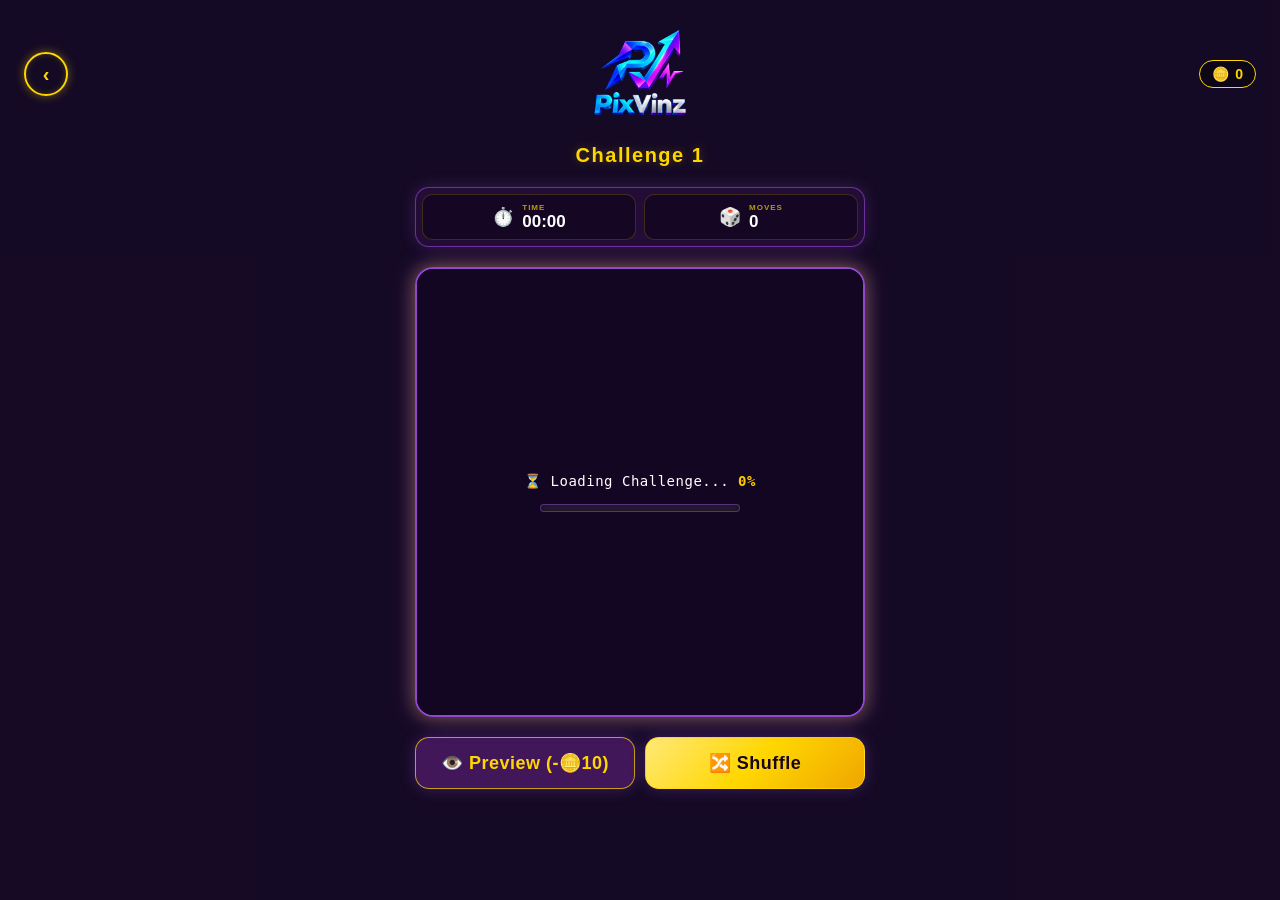
<file: challenge.html>
<!DOCTYPE html>
<html lang="en">
<head>
  <meta charset="UTF-8">
  <meta name="viewport" content="width=device-width, initial-scale=1.0, viewport-fit=cover">
  <title>Extra Challenge - PixVinz</title>  
 
 <link rel="stylesheet" href="challenge.css">

</head>
<body>

  <div class="app-container">
 
 <audio id="challengeVictoryBGM" src="sounds/challengevictory.mp3" preload="auto"></audio>

     
    <!-- Top Header Bar -->
    <header class="top-bar" id="mainHeader">
      <button class="icon-btn back-btn" onclick="window.location.href='index.html'"><span>‹</span></button>
        <div class="logo-container">
        <img id="logoImage" src="image/vinz.png" alt="PixVinz Logo" style="background: transparent; max-height: 100%; width: auto;">
      </div>
      <div class="coin-badge">🪙 <span id="coinCount">0</span></div>
    </header>

    <!-- Header / Title Row -->
    <div class="challenge-header">
      <h2 id="challengeTitle" class="challenge-title">Challenge 1</h2>
    </div>
    <div class="challenge-stats">
      <div class="stat-badge-item">
        <span class="stat-icon-symbol">⏱️</span>
        <div class="stat-text-stack">
          <span class="stat-label-title">TIME</span>
          <span class="stat-main-val" id="timer">00:00</span>
        </div>
      </div>
      <div class="stat-badge-item">
        <span class="stat-icon-symbol">🎲</span>
        <div class="stat-text-stack">
          <span class="stat-label-title">MOVES</span>
          <span class="stat-main-val" id="moveCount">0</span>
        </div>
      </div>
    </div>

    <!-- Puzzle Board Wrapper -->
    <div class="puzzle-board-wrapper">
      
      <!-- Loading & Custom Start Image Button Overlay -->
      <div id="challengeLoadingOverlay">
        <div id="loadingSpinner">
          ⏳ Loading Challenge... <span id="loadingPercent">0%</span>
        </div>
        
        <!-- Loading Progress Bar Added Here -->
        <div id="loadingBarContainer">
          <div id="loadingBarFill"></div>
        </div>

        <!-- Custom Image Start Button -->
        <button id="startChallengeBtn" class="hidden">
          <img src="image/start.png" alt="Start Challenge" />
        </button>
      </div>

      <div id="puzzleBoard" class="puzzle-board">
        <!-- 9 tiles generated dynamically -->
      </div>
    </div>

    <!-- Action Controls -->
    <div class="challenge-actions">
      <button id="previewBtn" class="btn btn-secondary">👁️ Preview (-🪙10)</button>
      <button id="shuffleBtn" class="btn btn-primary">🔀 Shuffle</button>
    </div>
  </div>

<canvas id="confettiCanvas"></canvas>

  
<!-- Win Modal Popup -->
<div id="winModal" class="modal-overlay hidden">

  <div class="win-card">

    <h2 class="challenge-win-title">CHALLENGE COMPLETE!</h2>

    <!-- ⭐ Star Rating -->
    <div id="starContainer" class="challenge-star-container"></div>

    <!-- Solved Video Preview -->
    <div id="winVideoContainer" class="challenge-win-video-wrap">
      <!-- Solved video injected dynamically -->
    </div>

    <!-- Stats -->
    <div class="challenge-stats-panel">
      <div>⏱️ <span id="finalTime">00:00</span></div>
      <div>🎲 <span id="finalMoves">0</span> moves</div>
    </div>

    <!-- Rewards -->
    <div class="challenge-rewards">
      <div>🪙 +<span id="earnedCoins">0</span> Coins</div>
      <div>✨ +<span id="earnedXp">0</span> XP</div>
    </div>

    <!-- Action Buttons -->
    <div class="challenge-win-buttons">
      <button id="homeBtn" class="btn challenge-home-btn">
        Home
      </button>

      <button id="nextChallengeBtn" class="btn btn-primary challenge-next-btn">
        Next Challenge
      </button>
    </div>

  </div>

</div>

<!-- Challenge Preview Modal Popup -->
<div id="challengePreviewModal" class="challenge-preview-popup hidden">

  <div class="challenge-preview-overlay">

    <div class="challenge-preview-box">

      <div class="challenge-preview-header">
        <span id="challengeModalTitle">👁️ CHALLENGE 01 PREVIEW</span>

        <span id="challengeCountdownSeconds">15</span>
      </div>

      <div class="challenge-preview-video-container">
        <video
          id="challengeModalVideo"
          autoplay
          loop
          playsinline
        ></video>
      </div>

       <button id="closeChallengePreviewBtn" class="challenge-preview-close-btn">
        CLOSE
      </button>

    </div>

  </div>

</div>

  
 <script src="playerstat.js"></script>
 <script src="profile.js"></script>
 <script src="challenge.js"></script>
</body>
</html>
</file>
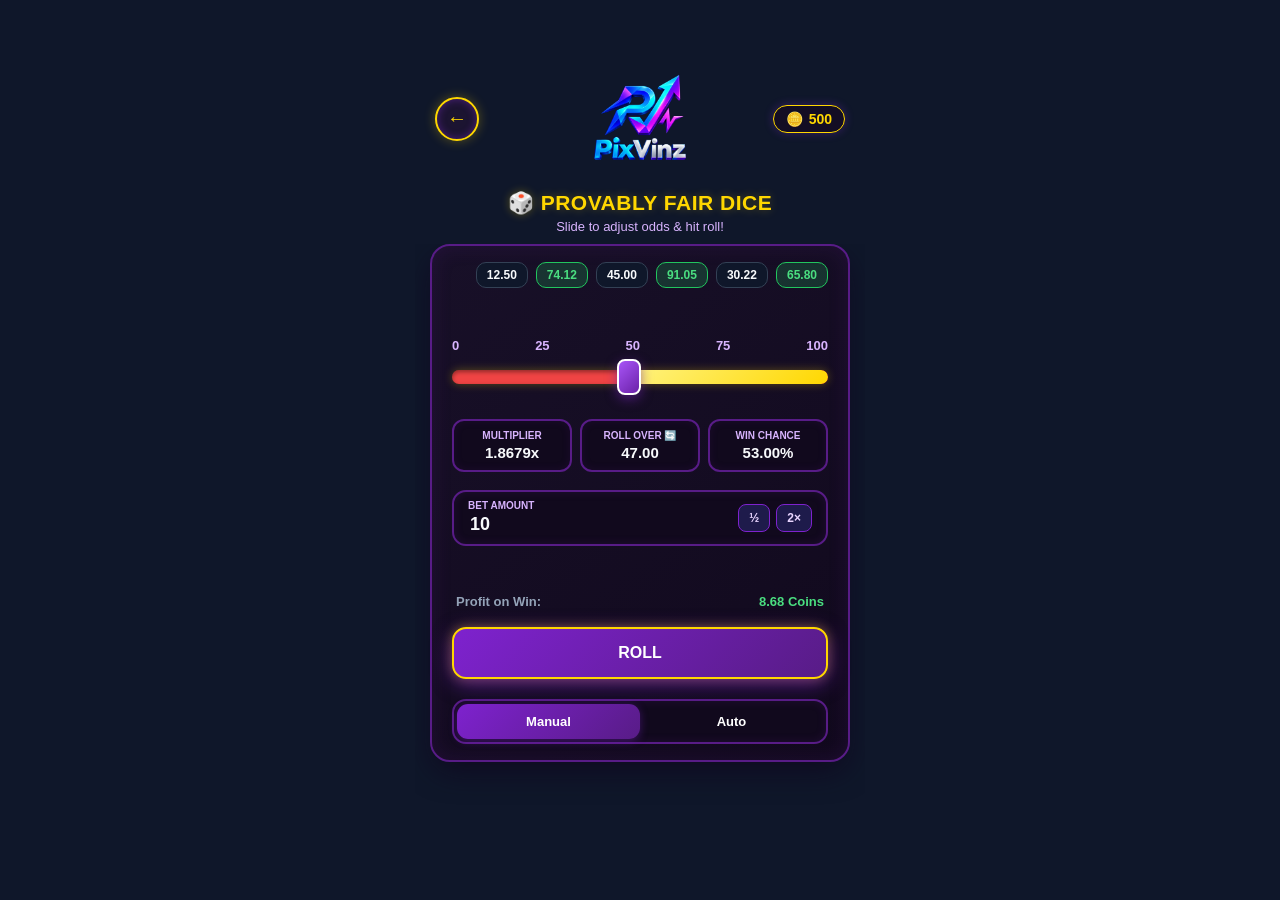
<file: dice.html>
<!DOCTYPE html>
<html lang="en">
<head>
    <meta charset="UTF-8">
    <meta name="viewport" content="width=device-width, initial-scale=1.0, viewport-fit=cover">
    <title>PixVinz - Crypto Dice Deluxe</title>
    <link rel="stylesheet" href="dice.css">
</head>
<body>

    <header class="top-bar">
      <button class="icon-btn" onclick="playSound('click'); window.location.href='index.html'">←</button>
      <div class="logo-container">
        <img id="logoImage" src="image/vinz.png" alt="PixVinz Logo" style="background: transparent; max-height: 100%; width: auto;">
      </div>
      <div class="coin-badge">🪙 <span id="coinCount">950.00</span></div>
    </header>

    <div class="external-title-area">
        <h2 class="external-title">🎲 PROVABLY FAIR DICE</h2>
        <p class="external-subtitle">Slide to adjust odds & hit roll!</p>
    </div>

    <div class="game-container">
        <div class="card">
            
            <div class="history-bar" id="historyBar">
                <div class="history-pill">12.50</div>
                <div class="history-pill win">74.12</div>
                <div class="history-pill">45.00</div>
                <div class="history-pill win">91.05</div>
                <div class="history-pill">30.22</div>
                <div class="history-pill win">65.80</div>
            </div>
            
            <div class="slider-section">
                <div class="floating-cube-indicator" id="floatingCube">53.00</div>
                <div class="slider-labels">
                    <span>0</span>
                    <span>25</span>
                    <span>50</span>
                    <span>75</span>
                    <span>100</span>
                </div>
                <div class="track-container">
                    <div class="slider-track" id="sliderTrackBg">
                        <div class="slider-track-fill" id="successTrack"></div>
                    </div>
                    <input type="range" min="2" max="98" value="47" class="range-input" id="rollSlider" oninput="onSliderDrag(this.value)">
                </div>
            </div>

            <div class="stats-grid">
                <div class="stat-box">
                    <div class="stat-label">Multiplier</div>
                    <div class="stat-value" id="multiplierVal">1.87x</div>
                </div>
                <div class="stat-box interactive" onclick="playSound('click'); toggleRollMode()">
                    <div class="stat-label" id="modeLabel">Roll Over 🔄</div>
                    <div class="stat-value" id="rollOverVal">47.00</div>
                </div>
                <div class="stat-box">
                    <div class="stat-label">Win Chance</div>
                    <div class="stat-value" id="winChanceVal">53.00%</div>
                </div>
            </div>

            <div class="input-group">
                <div class="input-left">
                    <div class="input-label">Bet Amount</div>
                    <input type="number" id="betAmountInput" class="bet-input" value="10">
                </div>
                <div class="quick-actions">
                    <button class="quick-btn" onclick="playSound('click'); halveBet()">½</button>
                    <button class="quick-btn" onclick="playSound('click'); doubleBet()">2×</button>
                </div>
            </div>

            <div class="auto-controls" id="autoControls">
                <div class="auto-row">
                    <div class="auto-input-box">
                        <div class="input-label">Number of Rolls</div>
                        <input type="number" id="autoRollsInput" class="auto-input" value="10">
                    </div>
                    <div class="auto-input-box">
                        <div class="input-label">On Win (%)</div>
                        <input type="number" id="onWinInput" class="auto-input" value="0">
                    </div>
                </div>
                <div class="auto-row">
                    <div class="auto-input-box">
                        <div class="input-label">On Loss (%)</div>
                        <input type="number" id="onLossInput" class="auto-input" value="0">
                    </div>
                    <div class="auto-input-box">
                        <div class="input-label">Speed (ms)</div>
                        <input type="number" id="autoSpeedInput" class="auto-input" value="400">
                    </div>
                </div>
                <div class="auto-row">
                    <div class="auto-input-box">
                        <div class="input-label">Stop on Win</div>
                        <input type="number" id="stopOnWinInput" class="auto-input" value="0">
                    </div>
                    <div class="auto-input-box">
                        <div class="input-label">Stop on Loss</div>
                        <input type="number" id="stopOnLossInput" class="auto-input" value="0">
                    </div>
                </div>
                <div class="auto-row auto-row-checkbox">
                    <label class="auto-checkbox-label">
                        <input type="checkbox" id="resetOnWinCheck"> Reset Bet on Win
                    </label>
                </div>
            </div>

            <div class="error-msg-container">
                <div class="error-msg" id="errorMsg">Not enough balance</div>
            </div>

            <div style="display: flex; justify-content: space-between; align-items: center; margin-bottom: 8px; padding: 0 4px; font-size: 13px;">
                <span style="color: #94a3b8; font-weight: 700;">Profit on Win:</span>
                <span style="color: #4ade80; font-weight: 800;" id="profitVal">8.70 Coins</span>
            </div>

            <button class="btn-bet" id="betBtn" onclick="playSound('click'); handleMainButtonClick()">ROLL</button>

            <div class="mode-tabs">
                <button class="mode-tab active" id="manualTab" onclick="switchMode('manual')">Manual</button>
                <button class="mode-tab" id="autoTab" onclick="switchMode('auto')">Auto</button>
            </div>
        </div>
    </div>

    <script src="profile.js"></script>
    <script src="playerstat.js"></script>
    <script src="script.js"></script>
    <script src="dice.js"></script>
</body>
</html>
</file>
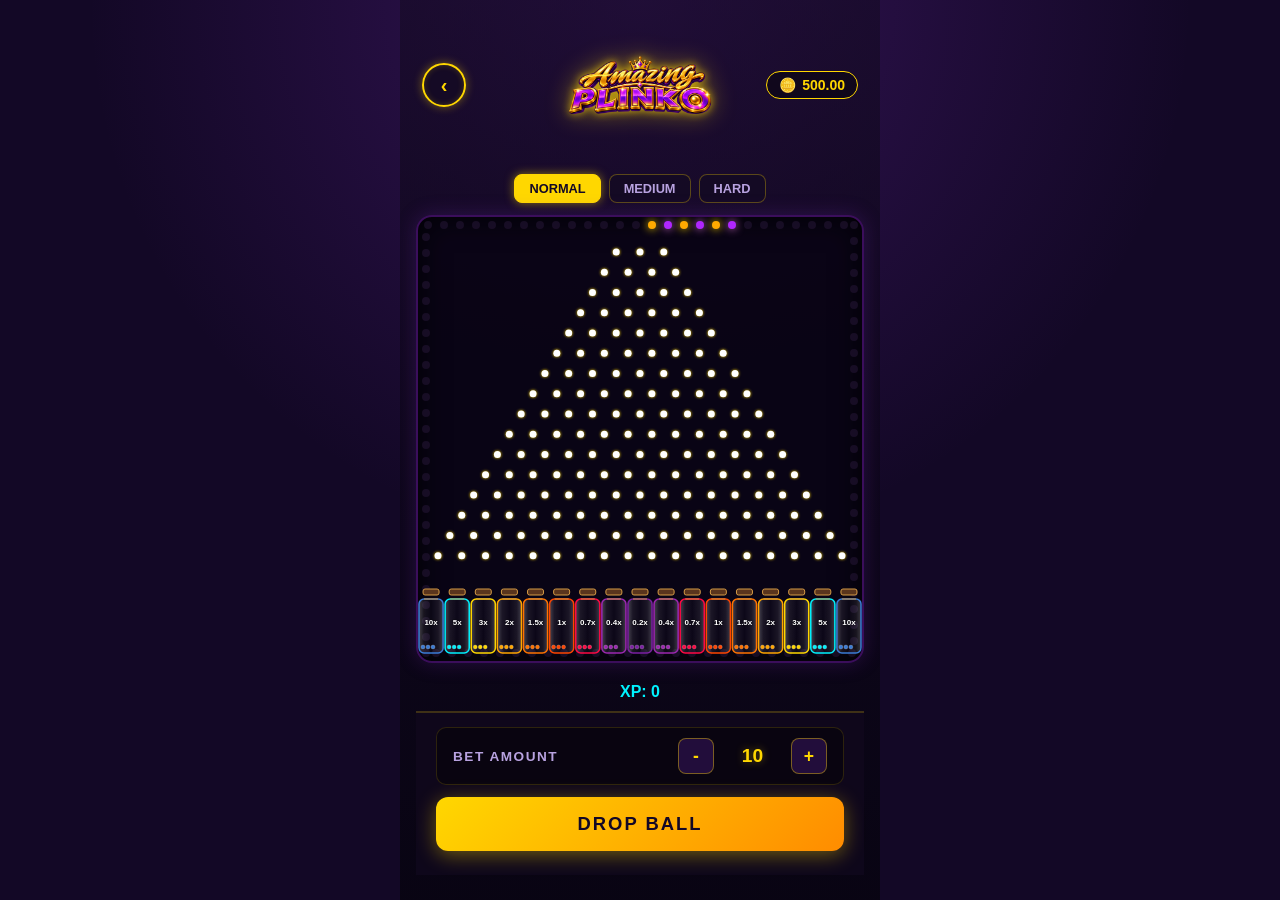
<file: plinko.html>
<!DOCTYPE html>
<html lang="en">
<head>
  <meta charset="UTF-8">
  <meta name="viewport" content="width=device-width, initial-scale=1.0, viewport-fit=cover">
  <title>Plinko Arcade</title>
  <link rel="stylesheet" href="style.css">
  <link rel="stylesheet" href="plinko.css">
</head>
<body>

  <div class="arcade-cabinet">
    <!-- Top Header Bar -->
    <header class="top-bar" id="mainHeader">
      <button class="icon-btn" id="backHeaderBtn" onclick="window.location.href='index.html'">
        ‹
      </button>
      <div class="game-title-container">
  <img src="image/plingkotitle.png" alt="Plinko Title" class="game-title-img">
</div>

      <div class="coin-badge">🪙 <span id="coinCount">0</span></div>
    </header>



<div class="difficulty-selector">
  <button class="diff-btn active" data-diff="normal">Normal</button>
  <button class="diff-btn" data-diff="medium">Medium</button>
  <button class="diff-btn" data-diff="hard">Hard</button>
</div>
    
    <!-- Plinko Arena Board -->
    <div id="plinkoArena" class="plinko-arena">
  <canvas id="plinkoCanvas"></canvas>
</div>

    <!-- Control Deck -->
    <div class="control-deck">
      <div class="bet-selector">
        <span class="bet-label">Bet Amount</span>
        <div class="bet-controls">
          <button class="bet-btn" id="decreaseBetBtn">-</button>
          <span id="currentBetVal">10</span>
          <button class="bet-btn" id="increaseBetBtn">+</button>
        </div>
      </div>
      <button id="dropBallBtn" class="drop-btn">Drop Ball</button>
    </div>
  </div>

  <script src="plinko.js"></script>
</body>
</html>
</file>
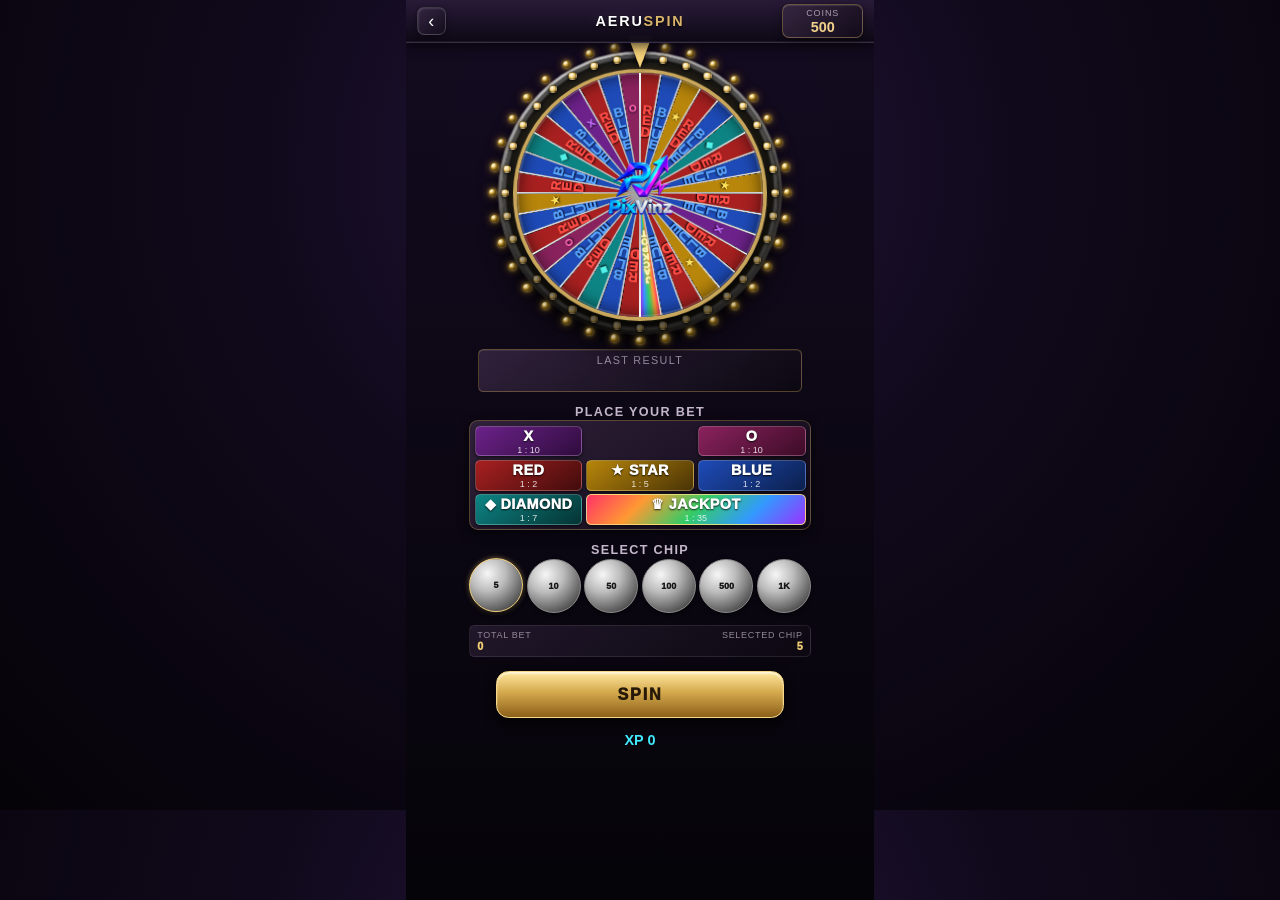
<file: spin.html>
<!DOCTYPE html>
<html lang="en">
<head>
<meta charset="UTF-8">
<meta name="viewport" content="width=device-width, initial-scale=1.0, viewport-fit=cover">
<title>AeruSpin</title>

<style>
* {
  box-sizing: border-box;
  -webkit-tap-highlight-color: transparent;
}

html,
body {
  margin: 0;
  padding: 0;
  width: 100%;
  height: 100%;
  overflow: hidden;
  overscroll-behavior: none;
  touch-action: manipulation;
  font-family: "Segoe UI", Arial, sans-serif;
  background:
    radial-gradient(circle at 50% 20%, #24163b 0%, #10091b 42%, #050308 100%);
  color: #fff;
}

body {
  display: flex;
  justify-content: center;
  align-items: center;
}

.aeruspin-app {
  position: fixed;
  inset: 0;
  width: 100%;
  max-width: 520px;
  height: 100%;
  overflow: hidden;
  display: flex;
  flex-direction: column;
  background:
    linear-gradient(
      180deg,
      rgba(20, 11, 32, 0.98),
      rgba(5, 4, 9, 0.99)
    );
  margin: auto;
}

.top-bar {
  position: relative;
  z-index: 50;
  height: 48px;
  min-height: 48px;
  display: flex;
  align-items: center;
  justify-content: space-between;
  padding: env(safe-area-inset-top) 12px 0;
  border-bottom: 1px solid rgba(255,255,255,0.08);
  background:
    linear-gradient(
      180deg,
      rgba(41, 27, 57, 0.98),
      rgba(13, 8, 21, 0.98)
    );
  box-shadow:
    0 4px 12px rgba(0,0,0,0.65),
    inset 0 -1px 0 rgba(255,255,255,0.05);
}

.back-btn {
  width: 32px;
  height: 32px;
  border-radius: 8px;
  border: 1px solid rgba(255,255,255,0.16);
  background:
    linear-gradient(145deg, #332541, #130d1b);
  color: #fff;
  font-size: 20px;
  line-height: 1;
  cursor: pointer;
  box-shadow:
    0 2px 6px rgba(0,0,0,0.45),
    inset 1px 1px 2px rgba(255,255,255,0.12);
}

.logo-title {
  position: absolute;
  left: 50%;
  transform: translateX(-50%);
  font-size: 16px;
  font-weight: 900;
  letter-spacing: 2px;
  text-transform: uppercase;
  white-space: nowrap;
  text-shadow:
    0 2px 4px #000,
    0 0 14px rgba(255,255,255,0.16);
}

.logo-title span {
  color: #d9b46a;
}

.balance-box {
  min-width: 90px;
  padding: 3px 8px;
  border-radius: 8px;
  text-align: center;
  background:
    linear-gradient(145deg, #352640, #120b19);
  border: 1px solid rgba(217,180,106,0.38);
  box-shadow:
    0 2px 8px rgba(0,0,0,0.5),
    inset 0 1px 1px rgba(255,255,255,0.12);
}

.balance-label {
  display: block;
  font-size: 10px;
  letter-spacing: 1px;
  color: #a99caf;
}

.balance-value {
  display: block;
  margin-top: 1px;
  font-size: 16px;
  font-weight: 900;
  color: #f2d28b;
}

.game-area {
  flex: 1;
  display: flex;
  flex-direction: column;
  justify-content: flex-start;
  align-items: center;
  gap: 14px;
  padding: 6px 12px;
  width: 100%;
}

.wheel-section {
  position: relative;
  width: 100%;
  display: flex;
  justify-content: center;
  align-items: center;
  padding: 10px 0;
  perspective: 1100px;
}

.wheel-stage {
  position: relative;
  width: min(88vw, 300px);
  aspect-ratio: 1 / 1;
  display: flex;
  justify-content: center;
  align-items: center;
  transform-style: preserve-3d;
}

.marquee-frame {
  position: absolute;
  inset: -10px;
  border-radius: 50%;
  transform: translateZ(-18px);
  z-index: 10;
  background:
    linear-gradient(145deg, #d8d8d8, #6e6e6e 35%, #252525 70%, #a9a9a9);
  box-shadow:
    0 14px 25px rgba(0,0,0,0.8),
    inset 0 3px 4px rgba(255,255,255,0.55),
    inset 0 -5px 7px rgba(0,0,0,0.75);
}

.marquee-frame::before {
  content: "";
  position: absolute;
  inset: 4px;
  border-radius: 50%;
  background:
    linear-gradient(145deg, #171717, #080808);
  box-shadow:
    inset 0 0 0 4px #4e4e4e,
    inset 0 0 0 7px #111;
}

.light-train {
  position: absolute;
  inset: -14px;
  border-radius: 50%;
  z-index: 20;
  pointer-events: none;
}

.marquee-bulb {
  position: absolute;
  width: 8px;
  height: 8px;
  margin: -4px;
  border-radius: 50%;
  background:
    radial-gradient(
      circle at 35% 30%,
      #fff 0%,
      #ffe9a3 18%,
      #d9a62f 45%,
      #704e08 100%
    );
  box-shadow:
    0 0 4px rgba(255,210,90,0.9),
    0 0 10px rgba(255,190,40,0.65),
    inset -2px -2px 3px rgba(0,0,0,0.45);
  animation: marqueeGlow 1.1s infinite alternate;
}

@keyframes marqueeGlow {
  from {
    filter: brightness(0.7);
    transform: scale(0.82);
  }
  to {
    filter: brightness(1.45);
    transform: scale(1.08);
  }
}

.wheel-3d {
  position: absolute;
  width: 94%;
  height: 94%;
  inset: 0;
  margin: auto;
  border-radius: 50%;
  transform-style: preserve-3d;
  transform: rotateX(7deg);
  z-index: 25;
  background:
    radial-gradient(
      circle,
      #2a2032 0%,
      #17111f 58%,
      #08070b 100%
    );
  border: 5px solid #c8a65b;
  box-shadow:
    0 15px 22px rgba(0,0,0,0.8),
    inset 0 4px 5px rgba(255,255,255,0.24),
    inset 0 -7px 10px rgba(0,0,0,0.85),
    0 0 20px rgba(218,174,76,0.2);
  transition: transform 5s cubic-bezier(0.12,0.74,0.12,1);
}

.wheel-face {
  position: absolute;
  inset: 0;
  border-radius: 50%;
  overflow: hidden;
  transform-style: preserve-3d;
  box-shadow:
    inset 0 0 0 2px rgba(255,255,255,0.16),
    inset 0 0 20px rgba(0,0,0,0.65);
}

.wheel-active-highlight {
  position: absolute;
  inset: 0;
  border-radius: 50%;
  z-index: 2;
  pointer-events: none;
  opacity: 0;
  transition: opacity 0.08s ease;
  mix-blend-mode: screen;
}

.wheel-active-highlight.flash {
  animation: wheelSectionNeon 0.22s ease-out;
}

.wheel-active-highlight.locked {
  opacity: 0.9;
  filter: brightness(1.5);
}

@keyframes wheelSectionNeon {
  0% {
    opacity: 0.25;
    filter: brightness(1);
  }
  45% {
    opacity: 1;
    filter: brightness(2.2);
  }
  100% {
    opacity: 0.9;
    filter: brightness(1.5);
  }
}
  
.wheel-section-labels {
  position: absolute;
  inset: 0;
  border-radius: 50%;
  z-index: 5;
}

.wheel-label-wrapper {
  position: absolute;
  left: 50%;
  top: 50%;
  width: 0;
  height: 0;
  transform-origin: 0 0;
  pointer-events: none;
}

.wheel-stacked-text {
  position: absolute;
  left: 0;
  top: 0;
  width: 28px;
  margin-left: -14px;
  margin-top: -100px;
  display: flex;
  flex-direction: column;
  align-items: center;
  justify-content: flex-start;
  line-height: 0.85;
  font-size: 15px;
  font-weight: 1000;
  text-align: center;
  transform-origin: 50% 50%;
}

.wheel-label-wrapper.red .wheel-stacked-text { color: #ff4b45; text-shadow: 0 1px 2px #000; }
.wheel-label-wrapper.blue .wheel-stacked-text { color: #55a0ff; text-shadow: 0 1px 2px #000; }
.wheel-label-wrapper.star .wheel-stacked-text { color: #ffe15a; font-size: 12px; text-shadow: 0 1px 2px #000; }
.wheel-label-wrapper.diamond .wheel-stacked-text { color: #4ff1e8; font-size: 12px; text-shadow: 0 1px 2px #000; }
.wheel-label-wrapper.x .wheel-stacked-text { color: #c66cff; font-size: 11px; text-shadow: 0 1px 2px #000; }
.wheel-label-wrapper.o .wheel-stacked-text { color: #ff62b4; font-size: 11px; text-shadow: 0 1px 2px #000; }
.wheel-label-wrapper.jackpot .wheel-stacked-text {
  color: #fff4b0;
  font-size: 10px;
  font-weight: 1000;
  letter-spacing: 0.5px;
  text-shadow:
    0 0 2px #fff,
    0 0 5px #ffd700,
    0 2px 3px #5a3900;
}

.wheel-dividers {
  position: absolute;
  inset: 0;
  border-radius: 50%;
  z-index: 6;
  pointer-events: none;
}

.wheel-divider {
  position: absolute;
  left: 50%;
  top: 50%;
  width: 1.5px;
  height: 100%;
  margin-left: -0.75px;
  margin-top: -50%;
  background: linear-gradient(to bottom, rgba(255,255,255,0.95), #a0a0a0 50%, rgba(255,255,255,0.95));
  transform-origin: 50% 50%;
}

.wheel-nails-ring {
  position: absolute;
  inset: 0;
  border-radius: 50%;
  z-index: 40;
  pointer-events: none;
  transform-style: preserve-3d;
  transition: transform 5s cubic-bezier(0.12, 0.74, 0.12, 1);
}

.wheel-nails {
  position: absolute;
  top: 0px;
  bottom: 0px;
  left: 0px;
  right: 0px;
  border-radius: 50%;
  z-index: 40;
  pointer-events: none;
}

.wheel-nail {
  position: absolute;
  width: 9px;
  height: 9px;
  margin: -4.5px;
  border-radius: 50%;
  background: radial-gradient(circle at 35% 30%, #fff 0%, #f4d078 45%, #593e0b 100%);
  box-shadow: 0 1px 4px rgba(0,0,0,0.85);
  border: 1px solid rgba(0,0,0,0.3);
}

.wheel-hub {
  position: absolute;
  top: calc(50% - 0.2cm);
  left: 50%;
  transform: translate(-50%, -50%) translateZ(40px);
  z-index: 55;
  width: 32%;
  aspect-ratio: 1;
  border-radius: 50%;
  display: flex;
  align-items: center;
  justify-content: center;
  overflow: hidden;
  background: transparent;
  border: none;
  box-shadow: none;
  pointer-events: none;
}

.wheel-hub img {
  width: 100%;
  height: 100%;
  object-fit: contain;
  pointer-events: none;
  background: transparent;
}

.wheel-pointer {
  position: absolute;
  top: -24px;
  left: 50%;
  z-index: 60;
  width: 0;
  height: 0;
  transform: translateX(-50%) rotate(0deg);
  transform-origin: 50% 0px;
  border-left: 14px solid transparent;
  border-right: 14px solid transparent;
  border-top: 36px solid #f4d078;
  filter: drop-shadow(0 3px 5px rgba(0,0,0,0.85));
  transition: transform 0.04s ease-out;
}

.result-display {
  margin: 0 auto;
  padding: 4px 8px;
  border-radius: 6px;
  text-align: center;
  background:
    linear-gradient(145deg, rgba(50,35,61,0.95), rgba(12,8,18,0.98));
  border: 1px solid rgba(218,177,86,0.32);
  box-shadow: inset 0 1px rgba(255,255,255,0.08);
  width: 100%;
  max-width: 360px;
}

.result-title {
  font-size: 12px;
  letter-spacing: 1.5px;
  color: #9e91a8;
}

.result-value {
  margin-top: 2px;
  display: flex;
  flex-direction: row-reverse;
  align-items: center;
  justify-content: flex-start;
  gap: 4px;
  min-height: 22px;
}

.result-history-item {
  width: 22px;
  height: 22px;
  border-radius: 50%;
  display: flex;
  align-items: center;
  justify-content: center;
  flex: 0 0 22px;
  font-size: 13px;
  font-weight: 1000;
  line-height: 1;
  color: #fff;
  box-sizing: border-box;
}

.result-history-item.latest {
  outline: 2px solid #fff;
  outline-offset: 2px;
}

.betting-section {
  display: flex;
  flex-direction: column;
  gap: 2px;
  width: 100%;
  max-width: 380px;
  margin: 0 auto;
}

.section-title {
  text-align: center;
  font-size: 14px;
  letter-spacing: 1.5px;
  color: #c6b8cc;
  font-weight: 800;
}

.bet-board {
  position: relative;
  padding: 5px;
  border-radius: 10px;
  background:
    linear-gradient(145deg, #30213a, #0f0916);
  border: 1px solid rgba(218,177,86,0.32);
  box-shadow: 0 4px 12px rgba(0,0,0,0.6);
}

.bet-grid {
  display: grid;
  grid-template-columns: 1fr 1fr 1fr;
  grid-template-areas:
    "x . o"
    "red star blue"
    "diamond jackpot jackpot";
  gap: 4px;
}

.bet-slot {
  position: relative;
  min-height: 34px;
  border-radius: 6px;
  border: 1px solid rgba(255,255,255,0.22);
  cursor: pointer;
  user-select: none;
  overflow: hidden;
  display: flex;
  align-items: center;
  justify-content: center;
  flex-direction: column;
  box-shadow: 0 2px 4px rgba(0,0,0,0.55);
  transition: transform 0.12s ease;
}

.bet-slot.winner-glow {
  border-color: var(--win-glow);
  box-shadow:
    0 0 6px var(--win-glow),
    0 0 14px var(--win-glow),
    0 0 26px var(--win-glow),
    inset 0 0 12px var(--win-glow);
  filter: brightness(1.35);
}

.bet-slot.winner-glow.jackpot {
  border-color: #fff0a0;
  box-shadow:
    0 0 6px #ff3366,
    0 0 12px #ff9933,
    0 0 18px #33cc66,
    0 0 24px #3399ff,
    0 0 30px #9933ff,
    inset 0 0 14px rgba(255,255,255,0.8);
}  
  
.bet-slot:active {
  transform: translateY(1px) scale(0.98);
}

.bet-slot.x { grid-area: x; background: linear-gradient(145deg, #6c228a, #2f0c3d); }
.bet-slot.o { grid-area: o; background: linear-gradient(145deg, #8a225e, #3d0c27); }
.bet-slot.red { grid-area: red; background: linear-gradient(145deg, #a82020, #420c0c); }
.bet-slot.star { grid-area: star; background: linear-gradient(145deg, #b8860b, #4a3406); }
.bet-slot.blue { grid-area: blue; background: linear-gradient(145deg, #1e4bb8, #0c204d); }
.bet-slot.diamond { grid-area: diamond; background: linear-gradient(145deg, #0e8585, #053333); }
.bet-slot.jackpot { grid-area: jackpot; background: linear-gradient(135deg, #ff3366, #ff9933, #33cc66, #3399ff, #9933ff); border-color: rgba(255,230,130,0.8); }

.bet-name {
  font-size: 16px;
  font-weight: 1000;
  letter-spacing: 0.5px;
  text-shadow: 0 1px 2px rgba(0,0,0,0.8);
}

.bet-payout {
  margin-top: 1px;
  font-size: 10px;
  opacity: 0.85;
}

.bet-chip {
  position: absolute;
  right: 3px;
  bottom: 3px;
  min-width: 15px;
  height: 15px;
  padding: 0 2px;
  border-radius: 50%;
  display: none;
  align-items: center;
  justify-content: center;
  font-size: 8px;
  font-weight: 1000;
  color: #201507;
  background:
    radial-gradient(
      circle at 35% 30%,
      #fff4bd,
      #e0b650 42%,
      #7d5616 100%
    );
  border: 1.5px solid #f0d78d;
  box-shadow: 0 1px 3px rgba(0,0,0,0.7);
}

.bet-slot.has-bet .bet-chip {
  display: flex;
}

.chip-section {
  display: flex;
  flex-direction: column;
  gap: 2px;
  width: 100%;
  max-width: 380px;
  margin: 0 auto;
}

.chip-selector {
  display: grid;
  grid-template-columns: repeat(6, 1fr);
  gap: 4px;
}

.chip-btn {
  aspect-ratio: 1;
  border-radius: 50%;
  border: 2px solid #8b8b8b;
  background:
    radial-gradient(
      circle at 34% 28%,
      #f6f6f6,
      #bcbcbc 35%,
      #595959 75%,
      #202020 100%
    );
  color: #171717;
  font-weight: 1000;
  font-size: 10px;
  cursor: pointer;
  box-shadow: 0 2px 4px rgba(0,0,0,0.65);
  transition: 0.15s ease;
}

.chip-btn.active {
  transform: translateY(-1px);
  border-color: #f4d27b;
  box-shadow: 0 3px 6px rgba(0,0,0,0.7), 0 0 6px rgba(244,210,123,0.5);
}

.bet-summary {
  display: flex;
  justify-content: space-between;
  align-items: center;
  padding: 4px 8px;
  border-radius: 6px;
  background:
    linear-gradient(145deg, #21172a, #0c0811);
  border: 1px solid rgba(255,255,255,0.09);
  width: 100%;
  max-width: 380px;
  margin: 0 auto;
}

.summary-label {
  font-size: 10px;
  color: #938798;
  letter-spacing: 0.8px;
}

.summary-value {
  font-size: 12px;
  font-weight: 1000;
  color: #f0cc76;
}

.spin-area {
  display: flex;
  justify-content: center;
  padding: 2px 0;
  width: 100%;
}

.spin-button {
  position: relative;
  width: min(320px, 90vw);
  height: 52px;
  border: 0;
  border-radius: 14px;
  cursor: pointer;
  color: #261908;
  font-size: 18px;
  font-weight: 1000;
  letter-spacing: 2px;
  background:
    linear-gradient(
      180deg,
      #ffe8a0 0%,
      #d5a94d 45%,
      #8b6019 100%
    );
  border: 2px solid #f7d887;
  box-shadow:
    0 6px 12px rgba(0,0,0,0.7),
    inset 0 2px 2px rgba(255,255,255,0.65);
  transition: 0.12s ease;
}

.spin-button:active {
  transform: translateY(2px);
}

.spin-button:disabled {
  opacity: 0.45;
  cursor: not-allowed;
}

.xp-display {
  text-align: center;
  padding-bottom: 2px;
  font-size: 16px;
  color: #42eaff;
  font-weight: 900;
}

.win-overlay {
  position: fixed;
  inset: 0;
  z-index: 100;
  display: none;
  align-items: center;
  justify-content: center;
  padding: 20px;
  background: rgba(0,0,0,0.72);
  backdrop-filter: blur(5px);
}

.win-overlay.show {
  display: flex;
}

.win-panel {
  width: min(320px, 90vw);
  padding: 22px 18px;
  border-radius: 20px;
  text-align: center;
  background:
    linear-gradient(145deg, #3b2b43, #100914);
  border: 2px solid rgba(230,193,104,0.65);
  box-shadow: 0 20px 40px rgba(0,0,0,0.85);
}

.win-title {
  font-size: 24px;
  font-weight: 1000;
  letter-spacing: 2px;
  color: #f5d47c;
}

.win-result {
  margin-top: 8px;
  font-size: 17px;
  font-weight: 900;
}

.win-coins {
  margin-top: 6px;
  font-size: 24px;
  font-weight: 1000;
  color: #f5d47c;
}

.win-xp {
  margin-top: 4px;
  font-size: 16px;
  color: #42eaff;
  font-weight: 900;
}

.close-result {
  margin-top: 15px;
  min-width: 110px;
  padding: 9px 16px;
  border-radius: 10px;
  border: 1px solid rgba(255,255,255,0.18);
  background:
    linear-gradient(145deg, #43314c, #17101e);
  color: #fff;
  font-weight: 800;
  cursor: pointer;
}

/* Apply ONLY when opened in a mobile browser */
@media (display-mode: browser) {
  html {
    zoom: 0.90;
    height: 100dvh;
    overflow: hidden !important;
  }
}
</style>
</head>

<body>

<div class="aeruspin-app">
  <header class="top-bar">
    <button class="back-btn" id="backButton" aria-label="Back">‹</button>
    <div class="logo-title">AERU<span>SPIN</span></div>
    <div class="balance-box">
      <span class="balance-label">COINS</span>
      <span class="balance-value" id="coinBalance">0</span>
    </div>
  </header>

  <main class="game-area">
    <section class="wheel-section">
      <div class="wheel-stage">
        <div class="marquee-frame"></div>
        <div class="light-train" id="lightTrain"></div>
        <div class="wheel-3d" id="wheel">
          <div class="wheel-face" id="wheelFace">
            <div class="wheel-active-highlight" id="wheelActiveHighlight"></div>
            <div class="wheel-section-labels" id="wheelLabels"></div>
            <div class="wheel-dividers" id="wheelDividers"></div>
          </div>
        </div>
        <div class="wheel-hub">
          <img id="logoImage" src="image/vinz.png" alt="PixVinz Logo" style="background: transparent; width: 78%; height: 78%; object-fit: contain;">
        </div>
        <div class="wheel-nails-ring" id="wheelNailsRing">
          <div class="wheel-nails" id="wheelNails"></div>
        </div>
        <div class="wheel-pointer" id="wheelPointer"></div>
      </div>
    </section>

    <section class="result-display">
      <div class="result-title">LAST RESULT</div>
      <div class="result-value" id="lastResult"></div>
    </section>

    <section class="betting-section">
      <div class="section-title">PLACE YOUR BET</div>
      <div class="bet-board">
        <div class="bet-grid">
          <div class="bet-slot x" data-bet="X" data-payout="10">
            <div class="bet-name">X</div>
            <div class="bet-payout">1 : 10</div>
            <div class="bet-chip" id="chip-X">0</div>
          </div>
          <div class="bet-slot o" data-bet="O" data-payout="10">
            <div class="bet-name">O</div>
            <div class="bet-payout">1 : 10</div>
            <div class="bet-chip" id="chip-O">0</div>
          </div>
          <div class="bet-slot red" data-bet="Red" data-payout="2">
            <div class="bet-name">RED</div>
            <div class="bet-payout">1 : 2</div>
            <div class="bet-chip" id="chip-Red">0</div>
          </div>
          <div class="bet-slot star" data-bet="Star" data-payout="5">
            <div class="bet-name">★ STAR</div>
            <div class="bet-payout">1 : 5</div>
            <div class="bet-chip" id="chip-Star">0</div>
          </div>
          <div class="bet-slot blue" data-bet="Blue" data-payout="2">
            <div class="bet-name">BLUE</div>
            <div class="bet-payout">1 : 2</div>
            <div class="bet-chip" id="chip-Blue">0</div>
          </div>
          <div class="bet-slot diamond" data-bet="Diamond" data-payout="7">
            <div class="bet-name">◆ DIAMOND</div>
            <div class="bet-payout">1 : 7</div>
            <div class="bet-chip" id="chip-Diamond">0</div>
          </div>
          <div class="bet-slot jackpot" data-bet="Jackpot" data-payout="35">
            <div class="bet-name">♛ JACKPOT</div>
            <div class="bet-payout">1 : 35</div>
            <div class="bet-chip" id="chip-Jackpot">0</div>
          </div>
        </div>
      </div>
    </section>

    <section class="chip-section">
      <div class="section-title">SELECT CHIP</div>
      <div class="chip-selector">
        <button class="chip-btn active" data-chip="5">5</button>
        <button class="chip-btn" data-chip="10">10</button>
        <button class="chip-btn" data-chip="50">50</button>
        <button class="chip-btn" data-chip="100">100</button>
        <button class="chip-btn" data-chip="500">500</button>
        <button class="chip-btn" data-chip="1000">1K</button>
      </div>
    </section>

    <section class="bet-summary">
      <div>
        <div class="summary-label">TOTAL BET</div>
        <div class="summary-value" id="totalBet">0</div>
      </div>
      <div style="text-align:right;">
        <div class="summary-label">SELECTED CHIP</div>
        <div class="summary-value" id="selectedChip">5</div>
      </div>
    </section>

    <section class="spin-area">
      <button class="spin-button" id="spinButton">SPIN</button>
    </section>

    <div class="xp-display">XP <span id="xpValue">0</span></div>
  </main>

  <div class="win-overlay" id="winOverlay">
    <div class="win-panel">
      <div class="win-title" id="winTitle">WIN!</div>
      <div class="win-result" id="winResult">—</div>
      <div class="win-coins" id="winCoins">+0</div>
      <div class="win-xp" id="winXP">+0 XP</div>
      <button class="close-result" id="closeResult">CONTINUE</button>
    </div>
  </div>
</div>

<script>
const AudioContext = window.AudioContext || window.webkitAudioContext;
let audioCtx = null;

function initAudio() {
  if (!audioCtx) audioCtx = new AudioContext();
}

function playClickSound() {
  try {
    initAudio();
    if (!audioCtx) return;
    const osc = audioCtx.createOscillator();
    const gain = audioCtx.createGain();
    osc.type = 'triangle';
    osc.frequency.setValueAtTime(800, audioCtx.currentTime);
    osc.frequency.exponentialRampToValueAtTime(200, audioCtx.currentTime + 0.03);
    gain.gain.setValueAtTime(0.15, audioCtx.currentTime);
    gain.gain.linearRampToValueAtTime(0.01, audioCtx.currentTime + 0.03);
    osc.connect(gain);
    gain.connect(audioCtx.destination);
    osc.start();
    osc.stop(audioCtx.currentTime + 0.03);
  } catch(e) {}
}

function playWinSound(isJackpot = false) {
  try {
    initAudio();
    if (!audioCtx) return;
    const now = audioCtx.currentTime;
    const notes = isJackpot ? [523.25, 659.25, 783.99, 1046.50, 1318.51] : [440, 554.37, 659.25, 880];
    notes.forEach((freq, idx) => {
      const osc = audioCtx.createOscillator();
      const gain = audioCtx.createGain();
      osc.type = 'sine';
      osc.frequency.setValueAtTime(freq, now + idx * 0.08);
      gain.gain.setValueAtTime(0.2, now + idx * 0.08);
      gain.gain.exponentialRampToValueAtTime(0.001, now + idx * 0.08 + 0.3);
      osc.connect(gain);
      gain.connect(audioCtx.destination);
      osc.start(now + idx * 0.08);
      osc.stop(now + idx * 0.08 + 0.3);
    });
  } catch(e) {}
}

function playChipSound() {
  try {
    initAudio();
    if (!audioCtx) return;
    const osc = audioCtx.createOscillator();
    const gain = audioCtx.createGain();
    osc.type = 'sine';
    osc.frequency.setValueAtTime(1200, audioCtx.currentTime);
    gain.gain.setValueAtTime(0.1, audioCtx.currentTime);
    gain.gain.linearRampToValueAtTime(0.01, audioCtx.currentTime + 0.05);
    osc.connect(gain);
    gain.connect(audioCtx.destination);
    osc.start();
    osc.stop(audioCtx.currentTime + 0.05);
  } catch(e) {}
}
</script>

<script src="profile.js"></script>
<script src="playerstat.js"></script>

<script>
const wheelSections = [
  "Red", "Blue", "Star", "Red", "Blue", "Diamond", 
  "Red", "Blue", "Star", "Red", "Blue", "X", 
  "Red", "Blue", "Star", "Red", "Blue", "Jackpot", 
  "Red", "Blue", "Diamond", "Red", "Blue", "O", 
  "Red", "Blue", "Star", "Red", "Blue", "Diamond", 
  "Red", "Blue", "X", "Red", "Blue", "O"
];

let resultHistory = [];

const resultSymbols = {
  Red: "●",
  Blue: "●",
  Star: "★",
  Diamond: "◆",
  X: "X",
  O: "O",
  Jackpot: "♛"
};

const resultColors = {
  Red: "#ff0000",
  Blue: "#0066ff",
  Star: "#ffff00",
  Diamond: "#00ffff",
  X: "#bf00ff",
  O: "#ff00aa"
};

function updateResultHistory(result) {
  resultHistory.push(result);

  if (resultHistory.length > 10) {
    resultHistory.shift();
  }

  document.getElementById("lastResult").innerHTML =
    resultHistory.map((value, index) => {
      if (value === "Jackpot") {
        return `<span class="result-history-item${index === resultHistory.length - 1 ? " latest" : ""}" style="
          background: conic-gradient(
            #ff0000,
            #ff9900,
            #ffff00,
            #00ff66,
            #0088ff,
            #aa00ff,
            #ff0000
          );
          box-shadow: 0 0 8px #ff00ff;
        ">♛</span>`;
      }
      return `<span class="result-history-item${index === resultHistory.length - 1 ? " latest" : ""}" style="
        background: ${resultColors[value] || "#777"};
        color: ${value === "Star" ? "#111" : "#fff"};
      ">${resultSymbols[value] || "?"}</span>`;
    }).join("");
}

const optionColors = {
  X: "#6c228a",
  O: "#8a225e",
  Red: "#a82020",
  Blue: "#1e4bb8",
  Star: "#b8860b",
  Diamond: "#0e8585",
  Jackpot: "rainbow"
};

const payouts = {
  X: 10, O: 10, Red: 2, Blue: 2, Star: 5, Diamond: 7, Jackpot: 35
};

const xpRewards = {
  X: 100, O: 100, Red: 10, Blue: 10, Star: 30, Diamond: 50, Jackpot: 1000
};

const bets = {
  X: 0, O: 0, Red: 0, Star: 0, Blue: 0, Diamond: 0, Jackpot: 0
};

function getActiveUserPrefix() {
    let username = '';
    try {
        const userObj = JSON.parse(localStorage.getItem('loggedInUser'));
        if (userObj && userObj.username) username = userObj.username;
    } catch (e) {}
    if (!username) username = localStorage.getItem('vinpix_username') || '';
    return username ? `${username}_` : '';
}

let prefix = getActiveUserPrefix();
let coins = parseInt(localStorage.getItem(prefix + 'totalCoins')) || 0;
let xp = parseInt(localStorage.getItem(prefix + 'totalXp')) || 0;

function saveUserData() {
    prefix = getActiveUserPrefix();
    localStorage.setItem(prefix + 'totalCoins', coins);
    localStorage.setItem(prefix + 'totalXp', xp);
    
    if (typeof updateProfileStats === 'function') updateProfileStats();
    if (typeof window.saveUserDataToCloud === 'function') {
        window.saveUserDataToCloud();
    }
}

let selectedChip = 5;
let spinning = false;
let wheelRotation = 0;
let nailsRotation = 0;

const coinBalance = document.getElementById("coinBalance");
const xpValue = document.getElementById("xpValue");
let selectedChipDisplay = document.getElementById("selectedChip");
let totalBetDisplay = document.getElementById("totalBet");

function updateBalanceDisplay() {
  coinBalance.textContent = coins.toLocaleString();
  xpValue.textContent = xp.toLocaleString();
}

function calculateTotalBet() {
  return Object.values(bets).reduce((sum, value) => sum + value, 0);
}

function updateBetDisplay() {
  totalBetDisplay.textContent = calculateTotalBet().toLocaleString();
  selectedChipDisplay.textContent = selectedChip.toLocaleString();

  Object.keys(bets).forEach(type => {
    const chip = document.getElementById(`chip-${type}`);
    if (!chip) return;
    chip.textContent = bets[type].toLocaleString();
    const slot = document.querySelector(`.bet-slot[data-bet="${type}"]`);
    if (bets[type] > 0) slot.classList.add("has-bet");
    else slot.classList.remove("has-bet");
  });
}

function createMarqueeLights() {
  const train = document.getElementById("lightTrain");
  train.innerHTML = "";
  const count = wheelSections.length;
  for (let i = 0; i < count; i++) {
    const bulb = document.createElement("div");
    bulb.className = "marquee-bulb";
    const angle = (i / count) * Math.PI * 2;
    bulb.style.left = `${50 + Math.cos(angle) * 50}%`;
    bulb.style.top = `${50 + Math.sin(angle) * 50}%`;
    bulb.style.animationDelay = `${i * 0.045}s`;
    train.appendChild(bulb);
  }
}

function createWheelNails() {
  const container = document.getElementById("wheelNails");
  container.innerHTML = "";
  const count = wheelSections.length;
  const sliceAngle = 360 / count;
  
  for (let i = 0; i < count; i++) {
    const nail = document.createElement("div");
    nail.className = "wheel-nail";
    const angleDeg = (i + 1) * sliceAngle;
    const angleRad = (angleDeg * Math.PI) / 180;
    
    nail.style.left = `${50 + Math.cos(angleRad) * 50}%`;
    nail.style.top = `${50 + Math.sin(angleRad) * 50}%`;
    container.appendChild(nail);
  }
}

let activeWheelIndex = -1;

function setWheelHighlight(index, locked = false) {
    const highlight = document.getElementById("wheelActiveHighlight");
    if (!highlight) return;

    const count = wheelSections.length;
    const sliceAngle = 360 / count;

    const start = index * sliceAngle + 0.5;
    const end = (index + 1) * sliceAngle - 0.5;

    const section = wheelSections[index];

    const neonColor = {
        Red: "#ff0000",
        Blue: "#0066ff",
        Star: "#ffff00",
        Diamond: "#00ffff",
        X: "#bf00ff",
        O: "#ff00aa",
        Jackpot: "#ffd700"
    }[section] || "#ffffff";

    highlight.style.background =
        `conic-gradient(
            transparent 0deg ${start}deg,
            ${neonColor} ${start}deg ${end}deg,
            transparent ${end}deg 360deg
        )`;

    highlight.style.boxShadow =
        section === "Jackpot"
        ? `0 0 8px #ff0000,
           0 0 16px #ff9900,
           0 0 24px #00ff66,
           0 0 32px #0088ff,
           0 0 40px #aa00ff,
           inset 0 0 18px #ffffff`
        : `0 0 8px ${neonColor},
           0 0 18px ${neonColor},
           0 0 30px ${neonColor},
           inset 0 0 18px ${neonColor}`;

    highlight.style.opacity = "1";
    highlight.classList.toggle("locked", locked);

    if (!locked) {
        highlight.classList.remove("flash");
        void highlight.offsetWidth;
        highlight.classList.add("flash");
    }

    activeWheelIndex = index;
}

function buildWheelFace() {
  const wheelFace = document.getElementById("wheelFace");
  const labelsContainer = document.getElementById("wheelLabels");
  const dividersContainer = document.getElementById("wheelDividers");
  
  labelsContainer.innerHTML = "";
  dividersContainer.innerHTML = "";

  const count = wheelSections.length;
  const sliceAngle = 360 / count;
  let gradientStops = [];

  wheelSections.forEach((section, index) => {
    const startDeg = index * sliceAngle;
    const endDeg = (index + 1) * sliceAngle;
    
    const gap = 0.5;
    const adjustedStart = startDeg + gap;
    const adjustedEnd = endDeg - gap;

    if (section === "Jackpot") {
      gradientStops.push(`rgba(0,0,0,0.85) ${startDeg}deg ${adjustedStart}deg, #ff3366 ${adjustedStart}deg, #ff9933 ${startDeg + (sliceAngle * 0.25)}deg, #33cc66 ${startDeg + (sliceAngle * 0.5)}deg, #3399ff ${startDeg + (sliceAngle * 0.75)}deg, #9933ff ${adjustedEnd}deg, rgba(0,0,0,0.85) ${adjustedEnd}deg ${endDeg}deg`);
    } else {
      let colorVal = optionColors[section];
      gradientStops.push(`rgba(0,0,0,0.85) ${startDeg}deg ${adjustedStart}deg, ${colorVal || "#333"} ${adjustedStart}deg ${adjustedEnd}deg, rgba(0,0,0,0.85) ${adjustedEnd}deg ${endDeg}deg`);
    }

    const wrapper = document.createElement("div");
    wrapper.className = "wheel-label-wrapper " + section.toLowerCase();
    const labelAngle = startDeg + (sliceAngle / 2);
    wrapper.style.transform = `rotate(${labelAngle}deg)`;

    const textContainer = document.createElement("div");
    textContainer.className = "wheel-stacked-text";

    const displayName =
      section === "Star" ? "★" :
      section === "Diamond" ? "◆" :
      section === "Jackpot" ? "JACKPOT" :
      section.toUpperCase();

    for (let char of displayName) {
      const span = document.createElement("span");
      span.textContent = char;
      textContainer.appendChild(span);
    }

    wrapper.appendChild(textContainer);
    labelsContainer.appendChild(wrapper);

    const divider = document.createElement("div");
    divider.className = "wheel-divider" + (section === "Jackpot" || wheelSections[(index + 1) % count] === "Jackpot" ? " jackpot-divider" : "");
    divider.style.transform = `rotate(${endDeg}deg)`;
    dividersContainer.appendChild(divider);
  });

  wheelFace.style.background = `conic-gradient(${gradientStops.join(", ")})`;
  createWheelNails();
}

document.querySelectorAll(".chip-btn").forEach(button => {
  button.addEventListener("click", () => {
    if (spinning) return;
    document.querySelectorAll(".chip-btn").forEach(btn => btn.classList.remove("active"));
    button.classList.add("active");
    selectedChip = Number(button.dataset.chip);
    updateBetDisplay();
  });
});

document.querySelectorAll(".bet-slot").forEach(slot => {
  slot.addEventListener("click", () => {
    if (spinning) return;
    const type = slot.dataset.bet;
    if (bets[type] + selectedChip > 1000) return;
    if (calculateTotalBet() + selectedChip > coins) return;

    document.querySelectorAll(".bet-slot").forEach(s => {
      s.classList.remove("winner-glow");
      s.style.removeProperty("--win-glow");
    });

    bets[type] += selectedChip;
    playChipSound();
    updateBetDisplay();
  });
});

document.getElementById("backButton").addEventListener("click", () => {
  window.location.href = "index.html";
});

document.getElementById("closeResult").addEventListener("click", () => {
  document.getElementById("winOverlay").classList.remove("show");
});

document.getElementById("spinButton").addEventListener("click", () => {
    if (spinning) return;

    const totalBet = calculateTotalBet();
    if (totalBet === 0 || totalBet > coins) return; 

    initAudio();
    spinning = true;
    document.getElementById("spinButton").disabled = true;

    coins -= totalBet;
    saveUserData();
    updateBalanceDisplay();

    const count = wheelSections.length;
    const sliceAngle = 360 / count;
    
    const randomIndex = Math.floor(Math.random() * count);
    const targetCenterAngle = (randomIndex * sliceAngle) + (sliceAngle / 2);

    const currentMod = wheelRotation % 360;
    const spinRevolutions = (6 + Math.floor(Math.random() * 4)) * 360;
    const targetAngleFromCurrent = (360 - targetCenterAngle - currentMod + 360) % 360;
    
    const totalDelta = spinRevolutions + targetAngleFromCurrent;
    wheelRotation += totalDelta;
    
    const wheel = document.getElementById("wheel");
    wheel.style.transform = `rotateX(7deg) rotateZ(${wheelRotation}deg)`;

    nailsRotation -= totalDelta;
    const nailsRing = document.getElementById("wheelNailsRing");
    if (nailsRing) {
        nailsRing.style.transform = `rotateZ(${nailsRotation}deg)`;
    }
    const pointer = document.getElementById("wheelPointer");
    let lastCheckedAngle = wheelRotation;
    
    let tickInterval = setInterval(() => {
        if (!spinning) {
            clearInterval(tickInterval);
            pointer.style.transform = `translateX(-50%) rotate(0deg)`;
            return;
        }

        const currentRotation = getComputedStyle(wheel).transform;
        if (currentRotation && currentRotation !== 'none') {
            const values = currentRotation.split('(')[1].split(')')[0].split(',');
            const a = values[0];
            const b = values[1];
            let currentAngle = Math.round(Math.atan2(b, a) * (180 / Math.PI));
            if (currentAngle < 0) currentAngle += 360;

            const activeIndex = Math.floor(((360 - currentAngle + 360) % 360) / sliceAngle);

            if (activeIndex !== activeWheelIndex) {
                setWheelHighlight(activeIndex);
            }
          
            if (Math.abs(currentAngle - lastCheckedAngle) >= 5) {
                playClickSound();
                const kickDirection = Math.random() > 0.5 ? -10 : 10;
                pointer.style.transform = `translateX(-50%) rotate(${kickDirection}deg)`;
                
                setTimeout(() => {
                    pointer.style.transform = `translateX(-50%) rotate(0deg)`;
                }, 40);

                lastCheckedAngle = currentAngle;
            }
        }
    }, 30);

    setTimeout(() => {
        clearInterval(tickInterval);
        handleResult(wheelSections[randomIndex], randomIndex);
    }, 5000);
});

// Define the XP caps for each outcome
const xpCaps = {
  Red: 1000,
  Blue: 1000,
  Star: 2500,
  Diamond: 3500,
  X: 5000,
  O: 5000,
  Jackpot: 17500
};

function handleResult(result, resultIndex) {
    setWheelHighlight(resultIndex, true);

    const winningSlot = document.querySelector(`.bet-slot[data-bet="${result}"]`);

    if (winningSlot) {
        const winColor = {
            Red: "#ff0000",
            Blue: "#0066ff",
            Star: "#ffff00",
            Diamond: "#00ffff",
            X: "#bf00ff",
            O: "#ff00aa"
        }[result];

        if (winColor) {
            winningSlot.style.setProperty("--win-glow", winColor);
        }

        winningSlot.classList.add("winner-glow");
    }

    spinning = false;
    document.getElementById("spinButton").disabled = false;
    updateResultHistory(result);
    
    let winnings = 0;
    let xpGained = 0;

    // Calculate XP only if player bet on the winning outcome
    if (bets[result] > 0) {
        winnings = bets[result] + (bets[result] * payouts[result]);
        
        // Multiplier XP formula with hard cap
        const rawXp = bets[result] * payouts[result];
        xpGained = Math.min(rawXp, xpCaps[result] || 0);
    }

    coins += winnings;
    xp += xpGained;

    saveUserData();
    updateBalanceDisplay();

    Object.keys(bets).forEach(k => bets[k] = 0);
    updateBetDisplay();

    if (winnings > 0) {
        document.getElementById("winResult").textContent = result.toUpperCase();
        document.getElementById("winCoins").textContent = `+${winnings.toLocaleString()}`;
        document.getElementById("winXP").textContent = `+${xpGained.toLocaleString()} XP`;
        document.getElementById("winTitle").textContent = result === "Jackpot" ? "JACKPOT!" : "WINNER!";
        
        playWinSound(result === "Jackpot");
        document.getElementById("winOverlay").classList.add("show");
    }
}

createMarqueeLights();
buildWheelFace();
updateBalanceDisplay();
updateBetDisplay();

window.addEventListener('DOMContentLoaded', () => {
  const v = document.getElementById('logoVideo');
  if (v) {
    v.play().catch(() => {
      const triggerPlay = () => {
        v.play();
        window.removeEventListener('pointerdown', triggerPlay);
      };
      window.addEventListener('pointerdown', triggerPlay);
    });
  }
});
</script>

</body>
</html>
</file>
<file: challenge.css>
/* =========================================================
   PIXVINZ EXTRA CHALLENGE PAGE (Fixed App View - No Scrolling)
   ========================================================= */

* {
  box-sizing: border-box;
  margin: 0;
  padding: 0;
  -webkit-tap-highlight-color: transparent;
}

html,
body {
  width: 100vw;
  height: 100vh;
  height: 100dvh;
  overflow: hidden; /* Completely eliminates scrolling */
  position: fixed;
  top: 0;
  left: 0;
}

body {
  font-family: Arial, Helvetica, sans-serif;
  color: #fff;
  background:
    radial-gradient(circle at top, rgba(123, 44, 191, .3), transparent 50%),
    #130826;
  display: flex;
  justify-content: center;
  align-items: center;
}


/* =========================================================
   APP CONTAINER (App Shell - Fits Entire Screen)
   ========================================================= */

.app-container {
  width: 100%;
  max-width: 500px; /* Exact optimized phone layout frame from game.css */
  height: 100vh;
  height: 100dvh;

  display: flex;
  flex-direction: column;
  justify-content: flex-start;
  gap: 12px;
  padding: max(36px, env(safe-area-inset-top)) 16px max(16px, env(safe-area-inset-bottom));
  background: rgba(22, 10, 38, .95);
  box-shadow: 0 0 30px rgba(123, 44, 191, 0.25);
  overflow: hidden;
}


/* ==========================================
   SHARED TOP BAR / HEADER (REVERTED TO ORIGINAL)
   ========================================== */

.top-bar {
  display: flex;
  justify-content: space-between;
  align-items: center;
  width: 100%;
  position: relative;
  flex-shrink: 0;
}

.top-bar > *:nth-child(1) { position: absolute; left: 0; }
.top-bar > *:nth-child(2) { width: 100%; display: flex; justify-content: center; }
.top-bar > *:nth-child(3) { position: absolute; right: 0; }

.logo-container {
  display: flex;
  justify-content: center;
  align-items: center;
  width: 100%;
}

.logo-container img,
#logoImg {
  width: auto; /* Exact original uniform logo video fit width */
  height: 100px;
  object-fit: contain;
}

/* Replace your current back button CSS with this to match your game's gold theme */
.back-btn, 
button.back, 
#back-btn {
  background: rgba(20, 10, 35, 0.8);
  border: 2px solid #ffd700;
  color: #ffd700;
  width: 44px;
  height: 44px;
  border-radius: 50%;
  display: flex;
  align-items: center;
  justify-content: center;
  font-size: 20px;
  font-weight: bold;
  cursor: pointer;
  box-shadow: 0 0 10px rgba(255, 215, 0, 0.4), inset 0 0 6px rgba(255, 215, 0, 0.2);
  transition: all 0.2s ease;
}

.back-btn:hover, 
button.back:hover, 
#back-btn:hover {
  background: rgba(255, 215, 0, 0.15);
  box-shadow: 0 0 15px rgba(255, 215, 0, 0.7), inset 0 0 10px rgba(255, 215, 0, 0.4);
  transform: scale(1.05);
}

.coin-badge {
  background: rgba(0, 0, 0, 0.4);
  border: 1px solid #ffd700;
  padding: 5px 12px;
  border-radius: 20px;
  font-weight: bold;
  font-size: 14px;
  color: #ffd700;
  z-index: 2;
  display: flex;         
  align-items: center;   
  justify-content: center; 
  gap: 6px;              
}


/* =========================================================
   CHALLENGE HEADER & TITLE (REVERTED TO ORIGINAL)
   ========================================================= */

.challenge-header {
  display: flex;
  justify-content: center;
  align-items: center;
  margin-bottom: 0px;
  width: 100%;
  flex-shrink: 0;
}

.challenge-title {
  text-align: center;
  color: #ffd700;
  font-size: 20px;
  letter-spacing: 1.5px;
  text-shadow: 0 0 10px rgba(255, 215, 0, .25);
  font-weight: bold;
  margin: 0;
}


/* =========================================================
   CHALLENGE STATS (TIME / MOVES) (REVERTED TO ORIGINAL)
   ========================================================= */

.challenge-stats {
  width: 100%;
  max-width: 450px;
  display: grid;
  grid-template-columns: 1fr 1fr;
  gap: 8px;
  padding: 6px;
  border: 1.5px solid rgba(157, 78, 221, 0.6);
  border-radius: 14px;
  background: rgba(38, 13, 57, .85);
  box-shadow: 0 0 15px rgba(157, 78, 221, 0.25);
  margin: 0 auto;
  flex-shrink: 0;
}

.stat-badge-item {
  min-height: 46px;
  display: flex;
  align-items: center;
  justify-content: center;
  gap: 8px;
  border: 1px solid rgba(255, 215, 0, .18);
  border-radius: 10px;
  background: rgba(15, 5, 27, .65);
  padding: 0 10px;
  box-sizing: border-box;
}

.stat-icon-symbol {
  font-size: 18px;
}

.stat-text-stack {
  display: flex;
  flex-direction: column;
}

.stat-label-title {
  color: rgba(255, 215, 0, .7);
  font-size: 8px;
  font-weight: bold;
  letter-spacing: 1px;
}

.stat-main-val {
  color: #fff;
  font-size: 17px;
  font-weight: bold;
}


/* =========================================================
   PUZZLE BOARD CONTAINER & WRAPPER (Stretch-Proof)
   ========================================================= */

.puzzle-board-wrapper {
  position: relative; /* CRITICAL: Acts as the anchor for the absolute overlay */
  width: 100%;
  max-width: min(70vh, 450px);
  aspect-ratio: 1;
  margin: 0 auto;
  padding: 4px;
  border: 2px solid rgba(157, 78, 221, 0.9);
  border-radius: 18px;
  background: rgba(24, 10, 42, 0.95);
  box-shadow:
    0 0 18px rgba(255, 215, 0, 0.3),
    0 0 25px rgba(157, 78, 221, 0.45),
    inset 0 0 20px rgba(12, 4, 22, 0.8);
  flex-shrink: 1;
  box-sizing: border-box;
  overflow: hidden; /* Keeps the overlay constrained inside the rounded corners */
}

.puzzle-board {
  width: 100%;
  height: 100%;
  display: grid;
  gap: 3px;
  overflow: hidden;
  border-radius: 12px;
  background: #130722;
  box-sizing: border-box;
}

.puzzle-tile {
  position: relative;
  width: 100%;
  height: 100%;
  min-width: 0;
  min-height: 0;
  overflow: hidden;
  box-sizing: border-box; /* Prevents border width from expanding dimensions */
  background-repeat: no-repeat;
  border: 1px solid rgba(255, 215, 0, .16);
  border-radius: 4px;
  cursor: pointer;
  transition: transform .12s ease, filter .12s ease, box-shadow .12s ease;
}

.puzzle-tile canvas {
  width: 100%;
  height: 100%;
  display: block;
}

.puzzle-tile:active {
  transform: scale(.97);
}

.puzzle-tile.selected {
  outline: 2px solid #ffd700;
  outline-offset: -2px; /* Uses outline so it never alters box layout or stretches grid */
  filter: brightness(1.15);
  box-shadow: 0 0 8px rgba(255, 215, 0, .8), 0 0 15px rgba(255, 215, 0, .3);
  z-index: 2;
}


/* =========================================================
   LOADING OVERLAY (Contained Strictly to Puzzle Board)
   ========================================================= */

#challengeLoadingOverlay {
  position: absolute; /* Anchors strictly to .puzzle-board-wrapper */
  top: 0;
  left: 0;
  width: 100%;
  height: 100%;
  background: rgba(19, 7, 34, 0.95);
  display: flex;
  flex-direction: column;
  align-items: center;
  justify-content: center;
  z-index: 20;
  border-radius: 12px;
  gap: 15px;
  box-sizing: border-box;
}

#loadingSpinner {
  font-family: monospace;
  font-size: 14px;
  color: #fff;
  text-align: center;
  letter-spacing: 0.5px;
}

#loadingPercent {
  color: #ffcc00;
  font-weight: bold;
}

#loadingBarContainer {
  width: 60%;
  max-width: 200px;
  height: 8px;
  background: rgba(255, 255, 255, 0.1);
  border: 1px solid rgba(157, 78, 221, 0.4);
  border-radius: 4px;
  overflow: hidden;
  box-sizing: border-box;
  box-shadow: inset 0 0 6px rgba(0, 0, 0, 0.5);
}

#loadingBarFill {
  width: 0%;
  height: 100%;
  background: linear-gradient(90deg, #7928ca, #ff3366, #ffcc00);
  border-radius: 3px;
  transition: width 0.15s ease-out;
  box-shadow: 0 0 8px rgba(255, 51, 102, 0.6);
}

#startChallengeBtn {
  background: transparent;
  border: none;
  padding: 0;
  cursor: pointer;
  outline: none;
  transition: transform 0.2s ease, filter 0.2s ease;
  z-index: 5;
}

#startChallengeBtn img {
  display: block;
  width: 180px;
  max-width: 80vw;
  height: auto;
  filter: drop-shadow(0 4px 10px rgba(255, 51, 102, 0.5));
  transition: transform 0.2s ease, filter 0.2s ease;
}

#startChallengeBtn:hover img {
  transform: scale(1.06);
  filter: drop-shadow(0 6px 15px rgba(255, 51, 102, 0.8)) brightness(1.1);
}

#startChallengeBtn:active img {
  transform: scale(0.95);
}

.hidden {
  display: none !important;
}

/* =========================================================
   DAILY LOCKOUT PERIOD & COUNTDOWN STYLING
   ========================================================= */

/* The lock overlay container rendered inside the puzzle board when limit is hit */
.puzzle-board .lock-overlay {
  display: flex;
  flex-direction: column;
  align-items: center;
  justify-content: center;
  width: 100%;
  height: 100%;
  color: #fff;
  text-align: center;
  padding: 20px;
  background: rgba(20, 10, 35, 0.95);
  position: absolute;
  top: 0;
  left: 0;
  z-index: 10;
  border-radius: 12px;
  box-sizing: border-box;
}

.puzzle-board .lock-overlay h2 {
  color: #ff3366;
  margin-bottom: 10px;
  font-size: 22px;
  text-shadow: 0 0 10px rgba(255, 51, 102, 0.4);
}

.puzzle-board .lock-overlay p {
  margin-bottom: 15px;
  font-size: 14px;
  color: #ddd;
}

/* The timer badge displaying hours, minutes, and seconds left */
#activeLockCountdown {
  font-size: 16px;
  font-weight: bold;
  color: #ffcc00;
  background: rgba(0, 0, 0, 0.4);
  border: 1px solid rgba(255, 204, 0, 0.3);
  padding: 10px 15px;
  border-radius: 8px;
  box-shadow: inset 0 0 8px rgba(0, 0, 0, 0.6);
  letter-spacing: 0.5px;
}



/* =========================================================
   CHALLENGE ACTION BUTTONS (Adjusted Spacing to Move Closer to Game Container)
   ========================================================= */

.challenge-actions {
  width: 100%;
  max-width: 450px; /* Matches stats and puzzle board width */
  display: grid;
  grid-template-columns: 1fr 1fr;
  gap: 10px;
  margin: 0 auto;
  flex-shrink: 0;
  box-sizing: border-box;
}

.btn {
  width: 100%;
  min-height: 52px;
  border-radius: 14px;
  border: 1.5px solid rgba(255, 215, 0, .7);
  font-size: 18px;
  font-weight: 900;
  letter-spacing: 0.5px;
  cursor: pointer;
  box-shadow: 0 0 15px rgba(157, 78, 221, 0.3);
  display: flex;
  align-items: center;
  justify-content: center;
  text-align: center;
  box-sizing: border-box;
}

.btn-secondary {
  background: rgba(70, 25, 96, .9);
  color: #ffd700;
}

.btn-primary {
  background:
    linear-gradient(
      135deg,
      #ffe978,
      #ffd700,
      #f0a500
    );
  color: #18051f;
}

.btn:active {
  transform: scale(.96);
}


/* =========================================================
   HIDDEN UTILITY
   ========================================================= */

.hidden {
  display: none !important;
}


/* =========================================================
   CANVAS
   ========================================================= */

#confettiCanvas {
  position: fixed;
  top: 0;
  left: 0;
  width: 100vw;
  height: 100vh;
  pointer-events: none;
  z-index: 99999;
}


/* =========================================================
   CHALLENGE PREVIEW MODAL
   ========================================================= */

.challenge-preview-modal {
  position: fixed;
  inset: 0;
  z-index: 99999;
}

.challenge-preview-modal.hidden {
  display: none !important;
}

.challenge-preview-overlay {
  position: fixed;
  inset: 0;
  display: flex;
  align-items: center;
  justify-content: center;
  padding: 20px;
  z-index: 99999;
  background: rgba(5, 0, 15, 0.82);
  backdrop-filter: blur(8px);
  -webkit-backdrop-filter: blur(8px);
}

.challenge-preview-box {
  width: min(92vw, 430px);
  max-height: 92vh;

  padding: 18px;

  border: 2px solid #ffd700;
  border-radius: 24px;

  background:
    linear-gradient(
      145deg,
      rgba(42, 14, 75, 0.98),
      rgba(15, 5, 30, 0.98)
    );

  box-shadow:
    0 0 12px rgba(255, 215, 0, 0.55),
    0 0 35px rgba(255, 215, 0, 0.25),
    inset 0 0 20px rgba(157, 78, 221, 0.18);

  display: flex;
  flex-direction: column;
  align-items: center;

  overflow: hidden;
}

.challenge-preview-header {
  width: 100%;

  display: flex;
  align-items: center;
  justify-content: space-between;

  gap: 12px;
  margin-bottom: 15px;

  color: #ffd700;
  font-size: 1.05rem;
  font-weight: 800;
  letter-spacing: 0.5px;
}

/* Challenge title */
#challengeModalTitle {
  color: #ffd700;
  font-size: 1.05rem;
  font-weight: 800;
  letter-spacing: 0.5px;
  margin: 0;
}

/* Countdown circle */
#challengeCountdownSeconds {
  min-width: 38px;
  height: 38px;

  display: flex;
  align-items: center;
  justify-content: center;

  border: 2px solid #ffd700;
  border-radius: 50%;

  color: #ffd700;
  font-size: 1rem;
  font-weight: 900;

  background: rgba(255, 215, 0, 0.08);

  box-shadow:
    0 0 12px rgba(255, 215, 0, 0.35);
}

/* Video */
.challenge-preview-video-container {
  width: 100%;

  display: flex;
  justify-content: center;
  align-items: center;

  overflow: hidden;

  border-radius: 16px;
  border: 1px solid rgba(255, 215, 0, 0.45);

  background: rgba(0, 0, 0, 0.35);

  position: relative;
}

#challengeModalVideo {
  display: block;

  width: 100%;
  height: auto;

  max-height: 65vh;

  object-fit: contain;
  border-radius: 14px;
}



.challenge-preview-countdown span {
  color: #ffd700;
  font-weight: 900;
}

/* Close button */
.challenge-preview-close-btn {
  width: 100%;

  margin-top: 15px;
  padding: 13px 20px;

  border: 1px solid #ffd700;
  border-radius: 14px;

  background:
    linear-gradient(
      135deg,
      #5b248f,
      #35105c
    );

  color: #ffd700;

  font-size: 1rem;
  font-weight: 800;

  cursor: pointer;

  box-shadow:
    0 0 12px rgba(255, 215, 0, 0.25);

  transition:
    transform 0.15s ease,
    box-shadow 0.15s ease;
}

.challenge-preview-close-btn:active {
  transform: scale(0.97);

  box-shadow:
    0 0 18px rgba(255, 215, 0, 0.5);
}

/* Mobile */
@media (max-width: 480px) {

  .challenge-preview-overlay {
    padding: 12px;
  }

  .challenge-preview-box {
    width: 94vw;
    padding: 14px;
    border-radius: 20px;
  }

  .challenge-preview-header {
    font-size: 0.95rem;
  }

  #challengeModalTitle {
    font-size: 0.95rem;
  }
   

  #challengeModalVideo {
    max-height: 62vh;
  }

  .challenge-preview-close-btn {
    padding: 12px;
  }
}

/* =========================================================
   CHALLENGE WIN MODAL
   Premium Victory Screen Design
   ========================================================= */

/* Main overlay */
#winModal {
  position: fixed !important;
  inset: 0 !important;
  width: 100vw !important;
  height: 100vh !important;
  height: 100dvh !important;

  background: rgba(8, 3, 20, 0.92) !important;

  backdrop-filter: blur(8px);
  -webkit-backdrop-filter: blur(8px);

  display: flex !important;
  justify-content: center !important;
  align-items: center !important;

  z-index: 100000 !important;

  padding: 16px !important;
  overflow: hidden;
}

#winModal.hidden {
  display: none !important;
}


/* =========================================================
   CHALLENGE WIN CARD
   ========================================================= */

#winModal .win-card {
  position: relative;

  width: 100% !important;
  max-width: 400px !important;
  max-height: 90dvh !important;

  box-sizing: border-box;

  background:
    radial-gradient(
      circle at center,
      rgba(88, 28, 135, 0.4) 0%,
      rgba(18, 6, 36, 0.98) 100%
    ),
    radial-gradient(
      rgba(255, 255, 255, 0.1) 1px,
      transparent 1px
    ) !important;

  background-size: 100% 100%, 12px 12px !important;

  border: 3.5px solid #ffd700 !important;
  border-radius: 28px !important;

  padding: 28px 20px 22px !important;

  text-align: center;

  box-shadow:
    0 0 35px rgba(157, 78, 221, 0.6),
    inset 0 0 15px rgba(157, 78, 221, 0.5),
    0 20px 40px rgba(0, 0, 0, 0.8) !important;

  margin: auto;

  display: flex !important;
  flex-direction: column;
  justify-content: space-between;

  animation: challengeWinPopUp 0.35s
    cubic-bezier(0.175, 0.885, 0.32, 1.275);
}


/* =========================================================
   TITLE
   ========================================================= */

#winModal .win-card h2 {
  margin: 0 0 12px !important;

  font-family:
    'Impact',
    'Segoe UI Black',
    sans-serif;

  font-size: 28px !important;
  font-weight: 900 !important;

  letter-spacing: 1.5px;

  text-transform: uppercase;

  background:
    linear-gradient(
      180deg,
      #ffffff 0%,
      #ffea6b 35%,
      #ffb700 70%,
      #d97706 100%
    );

  -webkit-background-clip: text;
  -webkit-text-fill-color: transparent;

  filter:
    drop-shadow(0px 3px 0px #451a03);
}


/* =========================================================
   STAR RATING
   ========================================================= */

#starContainer {
  font-size: 36px !important;

  margin-bottom: 10px !important;

  color: #3b0764 !important;

  letter-spacing: 8px !important;

  line-height: 1.1;
}


/* =========================================================
   SOLVED VIDEO
   ========================================================= */

#winVideoContainer {
  width: 240px !important;
  height: 240px !important;

  aspect-ratio: 1 / 1;

  margin: 0 auto 12px !important;

  border-radius: 20px !important;

  border: 3px solid #a855f7 !important;

  overflow: hidden;

  background: #000 !important;

  box-shadow:
    0 0 22px rgba(168, 85, 247, 0.7),
    0 8px 16px rgba(0, 0, 0, 0.6) !important;

  flex-shrink: 0;
}

#winVideoContainer video {
  width: 100% !important;
  height: 100% !important;

  object-fit: cover;

  display: block;
}


/* =========================================================
   STATS
   ========================================================= */

#winModal .win-card > div:has(#finalTime) {
  display: flex !important;
  align-items: center;
  justify-content: space-around;

  background: rgba(15, 5, 29, 0.85) !important;

  border: 1.5px solid rgba(124, 58, 237, 0.5);

  border-radius: 16px !important;

  padding: 10px 6px !important;

  margin-bottom: 12px !important;

  font-size: 14px !important;

  color: #fff !important;
}


/* =========================================================
   REWARDS
   ========================================================= */

#winModal .win-card > div:has(#earnedCoins) {
  display: flex !important;

  justify-content: center !important;

  gap: 18px !important;

  margin-bottom: 18px !important;

  font-size: 14px;

  font-weight: 900 !important;

  color: #facc15 !important;
}


/* =========================================================
   BUTTON CONTAINER
   ========================================================= */

#winModal .win-card > div:has(#homeBtn) {
  display: flex !important;

  gap: 12px !important;
}


/* =========================================================
   HOME BUTTON
   ========================================================= */

#homeBtn {
  flex: 1;

  padding: 14px 10px !important;

  border-radius: 16px !important;

  font-size: 16px !important;

  font-weight: 900 !important;

  letter-spacing: 1px;

  text-transform: uppercase;

  background:
    linear-gradient(
      180deg,
      #7e22ce 0%,
      #581c87 100%
    ) !important;

  border: 2px solid #c084fc !important;

  color: #ffffff !important;

  box-shadow:
    0 4px 0 #3b0764,
    0 6px 12px rgba(0, 0, 0, 0.4) !important;

  cursor: pointer;
}


/* =========================================================
   NEXT CHALLENGE BUTTON
   ========================================================= */

#nextChallengeBtn {
  flex: 1;

  padding: 14px 10px !important;

  border-radius: 16px !important;

  font-size: 16px !important;

  font-weight: 900 !important;

  letter-spacing: 1px;

  text-transform: uppercase;

  background:
    linear-gradient(
      180deg,
      #fde047 0%,
      #eab308 50%,
      #ca8a04 100%
    ) !important;

  border: 2px solid #ffffff !important;

  color: #1e0a38 !important;

  box-shadow:
    0 4px 0 #854d0e,
    0 6px 12px rgba(250, 204, 21, 0.4) !important;

  cursor: pointer;
}


/* =========================================================
   BUTTON PRESS
   ========================================================= */

#homeBtn:active,
#nextChallengeBtn:active {
  transform: translateY(3px);

  box-shadow:
    0 1px 0 rgba(0, 0, 0, 0.5) !important;
}


/* =========================================================
   POPUP ANIMATION
   ========================================================= */

@keyframes challengeWinPopUp {
  from {
    opacity: 0;
    transform: scale(0.82);
  }

  to {
    opacity: 1;
    transform: scale(1);
  }
}


/* =========================================================
   MOBILE
   ========================================================= */

@media (max-width: 480px) {

  #winModal {
    padding: 12px !important;
  }

  #winModal .win-card {
    width: 94vw !important;

    padding: 24px 14px 18px !important;

    border-radius: 24px !important;
  }

  #winModal .win-card h2 {
    font-size: 23px !important;
  }

  #starContainer {
    font-size: 31px !important;
    letter-spacing: 6px !important;
  }

  #winVideoContainer {
    width: min(68vw, 240px) !important;
    height: min(68vw, 240px) !important;
  }

  #homeBtn,
  #nextChallengeBtn {
    padding: 12px 8px !important;
    font-size: 14px !important;
  }
}





/* ==========================================
   DESKTOP NORMAL VIEW (Matched to homeView & Game Page)
   ========================================== */

@media screen and (min-width: 601px) {

  html,
  body {
    width: 100%;
    min-height: 100%;
    background: #0d0d0d;
  }

  body {
    display: block;
    overflow-x: hidden;
    overflow-y: auto;
  }

  .challenge-container,
  .app-container {
    width: 100%;
    max-width: none;
    height: auto;
    min-height: 100vh;

    margin: 0;
    padding: 24px;

    border-radius: 0;
    border: none;
    box-shadow: none;

    overflow-x: hidden;
    overflow-y: visible;
    
    display: flex;
    flex-direction: column;
    justify-content: flex-start;
    gap: 20px;
  }

  /* Keeps headers, logos, and action bars locked to their natural size on desktop */
  .top-bar, 
  .challenge-header, 
  .challenge-actions {
    flex-shrink: 0 !important;
  }
}
</file>
<file: dice.css>
html, body {
    height: 100%;
    overflow: hidden;
    background-color: #0f172a;
    color: #f8fafc;
    font-family: 'Segoe UI', Tahoma, Geneva, Verdana, sans-serif;
    margin: 0;
    padding: 0;
    -webkit-tap-highlight-color: transparent;
    box-sizing: border-box;
}

body {
    display: flex;
    flex-direction: column;
    align-items: center;
}

/* Top Header Bar - Fixed with 1.5cm top margin */
.top-bar {
    display: flex;
    justify-content: space-between;
    align-items: center;
    width: 100%;
    max-width: 440px;
    position: relative;
    flex-shrink: 0;
    padding: 12px 15px;
    background: #0f172a;
    box-sizing: border-box;
    border-bottom: none;
    margin-top: 1.5cm;
    z-index: 50;
}

.top-bar > *:nth-child(1) { position: absolute; left: 15px; }
.top-bar > *:nth-child(2) { width: 100%; display: flex; justify-content: center; }
.top-bar > *:nth-child(3) { position: absolute; right: 15px; }



.logo-container {
  display: flex;
  justify-content: center;
  align-items: center;
  width: 100%;
}

.logo-container img,
#logoImg {
  width: auto; /* Exact original uniform logo video fit width */
  height: 100px;
  object-fit: contain;
}

.icon-btn {
    background: rgba(30, 20, 50, 0.9);
    border: 2px solid #ffd700;
    color: #ffd700;
    width: 44px;
    height: 44px;
    border-radius: 50%;
    display: flex;
    align-items: center;
    justify-content: center;
    font-size: 20px;
    font-weight: bold;
    cursor: pointer;
    box-shadow: 0 0 12px rgba(255, 215, 0, 0.3), inset 0 0 8px rgba(147, 51, 234, 0.4);
    transition: all 0.2s ease;
    padding: 0;
    outline: none;
}

.icon-btn:hover {
    background: rgba(147, 51, 234, 0.25);
    box-shadow: 0 0 16px rgba(255, 215, 0, 0.6), inset 0 0 10px rgba(255, 215, 0, 0.3);
    transform: scale(1.05);
}

.icon-btn:active {
    transform: scale(0.85);
}

.coin-badge {
    background: rgba(20, 10, 35, 0.8);
    border: 1px solid #ffd700;
    padding: 5px 12px;
    border-radius: 20px;
    font-weight: bold;
    font-size: 14px;
    color: #ffd700;
    z-index: 2;
    display: flex;
    align-items: center;
    justify-content: center;
    gap: 6px;
    box-shadow: 0 0 10px rgba(147, 51, 234, 0.3);
}

/* External Title Area - Fixed with 1.8cm margin below header */
.external-title-area {
    width: 100%;
    max-width: 440px;
    padding: 0 15px;
    box-sizing: border-box;
    text-align: center;
    margin-top: 10px;
    margin-bottom: 10px;
    flex-shrink: 0;
    background: #0f172a;
    z-index: 40;
}

.external-title {
    margin: 0 0 4px 0;
    color: #ffd700;
    font-size: 21px;
    font-weight: 800;
    letter-spacing: 0.5px;
    text-shadow: 0 0 10px rgba(255, 215, 0, 0.3);
}

.external-subtitle {
    color: #d8b4fe;
    font-size: 13px;
    margin: 0;
}

/* Main Game Layout - Scrollable Area */
.game-container {
    width: 100%;
    max-width: 450px;
    padding: 0 15px 30px 15px;
    box-sizing: border-box;
    display: flex;
    flex-direction: column;
    flex-grow: 1;
    overflow-y: auto;
    -webkit-overflow-scrolling: touch;
    scrollbar-width: none;
}
.game-container::-webkit-scrollbar {
    display: none;
}

.card {
    background: linear-gradient(145deg, #181028, #11091d);
    border: 2px solid #581c87;
    border-radius: 20px;
    padding: 16px 20px;
    box-shadow: 0 12px 30px -5px rgba(15, 5, 30, 0.8), inset 0 0 20px rgba(88, 28, 135, 0.2);
    text-align: center;
    display: flex;
    flex-direction: column;
    gap: 10px;
}

/* Recent History Bar - 6 recent results */
.history-bar {
    display: flex;
    justify-content: flex-end;
    gap: 8px;
    margin-bottom: 6px;
    overflow-x: auto;
    padding-bottom: 2px;
    scrollbar-width: none;
}
.history-bar::-webkit-scrollbar {
    display: none;
}
.history-pill {
    background: #0f172a;
    border: 1px solid #334155;
    padding: 5px 10px;
    border-radius: 10px;
    font-size: 12px;
    font-weight: 700;
    white-space: nowrap;
}
.history-pill.win {
    background: rgba(34, 197, 94, 0.2);
    border-color: #22c55e;
    color: #4ade80;
}
.history-pill.lose {
    background: #0f172a;
    border-color: #334155;
    color: #94a3b8;
}

/* Slider Section */
.slider-section {
    margin: 32px 0 16px 0;
    position: relative;
}

.floating-cube-indicator {
    position: absolute;
    top: -36px;
    left: 50%;
    transform: translateX(-50%);
    background: #2e1065;
    color: #ffffff;
    font-weight: 900;
    font-size: 13px;
    padding: 4px 10px;
    border-radius: 7px;
    box-shadow: 0 4px 15px rgba(0,0,0,0.5);
    border: 2px solid #ffffff;
    transition: left 0.3s cubic-bezier(0.15, 0.85, 0.35, 1.2);
    white-space: nowrap;
    z-index: 20;
    display: none;
}
.floating-cube-indicator::after {
    content: '';
    position: absolute;
    bottom: -5px;
    left: 50%;
    transform: translateX(-50%) rotate(45deg);
    width: 8px;
    height: 8px;
    background: #2e1065;
    border-right: 2px solid #ffffff;
    border-bottom: 2px solid #ffffff;
}
.floating-cube-indicator.win {
    background: linear-gradient(135deg, #ffd700, #b45309);
    color: #11091d;
    border-color: #ffffff;
    box-shadow: 0 0 10px rgba(255, 215, 0, 0.5);
}
.floating-cube-indicator.win::after {
    background: #b45309;
    border-color: #ffffff;
}
.floating-cube-indicator.lose {
    background: #ef4444;
    color: #fff;
    border-color: #ffffff;
}
.floating-cube-indicator.lose::after {
    background: #ef4444;
    border-color: #ffffff;
}

.slider-labels {
    display: flex;
    justify-content: space-between;
    font-size: 13px;
    font-weight: 700;
    color: #d8b4fe;
    margin-bottom: 8px;
}

.track-container {
    position: relative;
    height: 32px;
    display: flex;
    align-items: center;
}

.slider-track {
    position: absolute;
    width: 100%;
    height: 14px;
    background: linear-gradient(90deg, #b8860b, #ffd700, #daa520, #ffd700, #b8860b);
    border-radius: 7px;
    overflow: hidden;
    box-shadow: inset 0 2px 4px rgba(0,0,0,0.4), 0 0 10px rgba(255, 215, 0, 0.3);
}

.slider-track-fill {
    position: absolute;
    height: 100%;
    left: 0;
    width: 47%;
    background: #ef4444;
    border-radius: 7px 0 0 7px;
}

.range-input {
    position: absolute;
    width: 100%;
    height: 32px;
    background: transparent;
    appearance: none;
    cursor: pointer;
    z-index: 10;
    margin: 0;
    outline: none;
}

.range-input::-webkit-slider-thumb {
    appearance: none;
    width: 24px;
    height: 36px;
    background: linear-gradient(135deg, #a855f7, #6b21a8);
    border: 2px solid #ffffff;
    border-radius: 8px;
    box-shadow: 0 4px 12px rgba(107, 33, 168, 0.6);
    cursor: pointer;
    transition: transform 0.15s cubic-bezier(0.34, 1.56, 0.64, 1);
}

.range-input::-webkit-slider-thumb:active {
    transform: scale(1.2);
}

/* Stats Grid */
.stats-grid {
    display: grid;
    grid-template-columns: repeat(3, 1fr);
    gap: 8px;
    margin-bottom: 8px;
}

.stat-box {
    background: #11091d;
    border: 2px solid #581c87;
    border-radius: 12px;
    padding: 9px 6px;
    text-align: center;
    cursor: pointer;
    transition: border-color 0.2s, transform 0.15s cubic-bezier(0.34, 1.56, 0.64, 1);
    box-shadow: inset 0 0 8px rgba(88, 28, 135, 0.15);
}
.stat-box:active {
    transform: scale(0.92);
}
.stat-box.interactive:hover {
    border-color: #ffd700;
    box-shadow: 0 0 10px rgba(255, 215, 0, 0.2), inset 0 0 8px rgba(88, 28, 135, 0.3);
}

.stat-label {
    font-size: 10px;
    font-weight: 700;
    color: #d8b4fe;
    margin-bottom: 3px;
    text-transform: uppercase;
}

.stat-value {
    font-size: 15px;
    font-weight: 800;
    color: #f8fafc;
}

/* Bet Amount Input Container */
.input-group {
    background: #11091d;
    border: 2px solid #581c87;
    border-radius: 14px;
    padding: 8px 14px;
    display: flex;
    align-items: center;
    justify-content: space-between;
    margin-bottom: 8px;
    box-shadow: inset 0 0 10px rgba(88, 28, 135, 0.2);
}

.input-left {
    text-align: left;
}

.input-label {
    font-size: 10px;
    font-weight: 700;
    color: #d8b4fe;
    text-transform: uppercase;
    margin-bottom: 2px;
}

.bet-input {
    background: transparent;
    border: none;
    color: #f8fafc;
    font-size: 18px;
    font-weight: 800;
    width: 120px;
    outline: none;
}

.quick-actions {
    display: flex;
    gap: 6px;
}

.quick-btn {
    background: #1e1b4b;
    border: 1px solid #7e22ce;
    color: #e9d5ff;
    padding: 6px 10px;
    font-size: 12px;
    font-weight: 700;
    border-radius: 8px;
    cursor: pointer;
    outline: none;
    -webkit-tap-highlight-color: transparent;
    transition: transform 0.15s cubic-bezier(0.34, 1.56, 0.64, 1), background 0.2s;
}
.quick-btn:active {
    transform: scale(0.85);
    background: #7e22ce;
}

/* Auto Bet Specific Controls */
.auto-controls {
    display: none;
    flex-direction: column;
    gap: 8px;
    margin-bottom: 8px;
}

.auto-row {
    display: grid;
    grid-template-columns: 1fr 1fr;
    gap: 8px;
}

.auto-input-box {
    background: #11091d;
    border: 2px solid #581c87;
    border-radius: 12px;
    padding: 6px 12px;
    text-align: left;
    box-shadow: inset 0 0 8px rgba(88, 28, 135, 0.15);
}

.auto-input {
    background: transparent;
    border: none;
    color: #f8fafc;
    font-size: 15px;
    font-weight: 800;
    width: 100%;
    outline: none;
}

.auto-row-checkbox {
    display: flex;
    align-items: center;
}

.auto-checkbox-label {
    display: flex;
    align-items: center;
    gap: 8px;
    background: #11091d;
    border: 2px solid #581c87;
    border-radius: 12px;
    padding: 8px 12px;
    font-size: 13px;
    font-weight: 700;
    color: #d8b4fe;
    box-shadow: inset 0 0 8px rgba(88, 28, 135, 0.15);
    width: 100%;
    text-align: left;
    cursor: pointer;
    box-sizing: border-box;
}

.auto-checkbox-label input[type="checkbox"] {
    accent-color: #7e22ce;
    width: 16px;
    height: 16px;
    cursor: pointer;
}

/* Centered Disappearing Error Message */
.error-msg-container {
    height: 16px;
    margin-bottom: 4px;
    display: flex;
    align-items: center;
    justify-content: center;
}
.error-msg {
    font-size: 12px;
    font-weight: 700;
    color: #ef4444;
    opacity: 0;
    transition: opacity 0.3s ease;
}
.error-msg.show {
    opacity: 1;
}

/* Action Buttons */
.btn-bet {
    width: 100%;
    padding: 15px;
    background: linear-gradient(135deg, #7e22ce, #581c87);
    border: 2px solid #ffd700;
    border-radius: 14px;
    color: #ffffff;
    font-weight: 800;
    font-size: 16px;
    cursor: pointer;
    box-shadow: 0 5px 20px rgba(126, 34, 206, 0.6), 0 0 12px rgba(255, 215, 0, 0.4);
    outline: none;
    -webkit-tap-highlight-color: transparent;
    transition: transform 0.15s cubic-bezier(0.34, 1.56, 0.64, 1);
    text-shadow: none;
}
.btn-bet:active {
    transform: scale(0.95);
}
.btn-bet:disabled {
    opacity: 0.7;
    cursor: not-allowed;
}
.btn-bet.stop-auto {
    background: linear-gradient(135deg, #ef4444, #b91c1c);
    border-color: #f87171;
    box-shadow: 0 5px 15px rgba(239, 68, 68, 0.4);
    color: #fff;
    text-shadow: none;
}

/* Mode Switcher Tabs - Bottom Navigation */
.mode-tabs {
    display: flex;
    background: #11091d;
    border: 2px solid #581c87;
    border-radius: 14px;
    padding: 3px;
    margin-top: 10px;
    box-shadow: inset 0 0 10px rgba(88, 28, 135, 0.2);
}

.mode-tab {
    flex: 1;
    background: transparent;
    border: none;
    color: #ffffff;
    font-size: 13px;
    font-weight: 800;
    padding: 10px 0;
    border-radius: 11px;
    cursor: pointer;
    transition: all 0.2s ease;
    outline: none;
    text-shadow: none;
}

.mode-tab.active {
    background: linear-gradient(135deg, #7e22ce, #581c87);
    color: #ffffff;
    box-shadow: 0 2px 8px rgba(126, 34, 206, 0.4);
    text-shadow: none;
}
</file>
<file: style.css>
* {
  box-sizing: border-box;
  margin: 0;
  padding: 0;
  user-select: none;
  font-family: 'Segoe UI', Roboto, sans-serif;
  -webkit-tap-highlight-color: transparent !important;
}

html,
body {
  background-color: #0d0d0d;
}

body {
  color: #fff;
  display: flex;
  justify-content: center;
  align-items: center;
  min-height: 100vh;
  overflow: hidden;
}

.app-container {
  width: 100%;
  max-width: 430px;
  height: 100vh;
  background: radial-gradient(circle at top, #1c0a38 0%, #080314 100%);
  display: flex;
  flex-direction: column;
  padding: 16px;
  position: relative;
  overflow-y: auto;
}

/* ==========================================
   SHARED TOP BAR / HEADER
   ========================================== */

.top-bar {
  display: flex;
  justify-content: space-between;
  align-items: center;
  width: 100%;
  position: relative;
  flex-shrink: 0;
  margin-top: 20px;
  margin-bottom: 4px;
}


.top-bar > *:nth-child(1) { position: absolute; left: 0; }
.top-bar > *:nth-child(2) { width: 100%; display: flex; justify-content: center; }
.top-bar > *:nth-child(3) { position: absolute; right: 0; }

.logo-container {
  display: flex;
  justify-content: center;
  align-items: center;
  width: 100%;
}

.logo-container img,
#logoImg {
  width: auto; /* Exact original uniform logo video fit width */
  height: 100px;
  object-fit: contain;
}

.icon-btn {
  background: rgba(20, 10, 35, 0.8);
  border: 2px solid #ffd700;
  color: #ffd700;
  width: 44px;
  height: 44px;
  border-radius: 50%;
  display: flex;
  align-items: center;
  justify-content: center;
  font-size: 20px;
  font-weight: bold;
  cursor: pointer;
  box-shadow: 0 0 10px rgba(255, 215, 0, 0.4), inset 0 0 6px rgba(255, 215, 0, 0.2);
  transition: all 0.2s ease;
}

.icon-btn:hover,
 {
  background: rgba(255, 215, 0, 0.15);
  box-shadow: 0 0 15px rgba(255, 215, 0, 0.7), inset 0 0 10px rgba(255, 215, 0, 0.4);
  transform: scale(1.05);
}

.coin-badge {
  background: rgba(0, 0, 0, 0.4);
  border: 1px solid #ffd700;
  padding: 5px 12px;
  border-radius: 20px;
  font-weight: bold;
  font-size: 14px;
  color: #ffd700;
  z-index: 2;
  display: flex;         
  align-items: center;   
  justify-content: center; 
  gap: 6px;              
}


.view-header {
  display: flex;
  align-items: center;
  justify-content: center;
  position: relative;
  width: 100%;
  margin-top: 15px;
  margin-bottom: 15px;
}

.view-header .icon-btn,
.view-header .back-btn {
  position: absolute;
  left: 0;
  top: 50%;
  transform: translateY(-50%);
  width: 44px;
  height: 44px;
  border-radius: 50%;
  background: rgba(20, 10, 35, 0.8);
  border: 2px solid #ffd700;
  color: #ffd700;
  font-size: 20px;
  font-weight: bold;
  cursor: pointer;
  display: flex;
  align-items: center;
  justify-content: center;
  box-shadow: none;
}

.view-header .header-title-group,
.view-header h2,
.view-header h3 {
  display: flex;
  align-items: center;
  justify-content: center;
  font-size: 22px;
}



/* ==========================================
   SHARED VIEWS / CARDS / BUTTONS
   ========================================== */

.view {
  display: none;
  flex-direction: column;
  gap: 16px;
  flex: 1;
}

.view.active {
  display: flex;
}

.card {
  background: rgba(35, 16, 64, 0.6);
  border: 1px solid rgba(138, 43, 226, 0.3);
  border-radius: 20px;
  padding: 18px;
  backdrop-filter: blur(10px);
}

.btn {
  width: 100%;
  padding: 16px;
  border-radius: 14px;
  border: none;
  font-size: 18px;
  font-weight: bold;
  cursor: pointer;
  display: flex;
  justify-content: center;
  align-items: center;
  gap: 8px;
}

.btn-primary {
  background: linear-gradient(180deg, #ffdc33 0%, #ffa500 100%);
  color: #000;
  box-shadow: 0 4px 15px rgba(255, 165, 0, 0.4);
}

.btn-secondary {
  background: rgba(157, 78, 221, 0.3);
  border: 1px solid #9d4edd;
  color: #fff;
  padding: 12px;
  border-radius: 10px;
  font-weight: bold;
  cursor: pointer;
}

.btn-danger {
  background: rgba(220, 53, 69, 0.2);
  border: 1px solid #ff4d4d;
  color: #ff4d4d;
  padding: 12px;
  border-radius: 10px;
  font-weight: bold;
  cursor: pointer;
}

.menu-card,
.nav-card {
  display: flex;
  align-items: center;
  gap: 8px;
  cursor: pointer;
  border: 2px solid transparent !important;
  border-image-slice: 1 !important;
  animation: neonBorderRun 4s linear infinite !important;
  box-shadow: 0 0 12px rgba(123, 44, 191, 0.5) !important;
}

.menu-card:hover,
.menu-card:active,
.nav-card:hover,
.nav-card:active {
  animation-duration: 1.5s !important;
  box-shadow: 0 0 20px rgba(255, 215, 0, 0.8) !important;
}

.card-icon { font-size: 28px; }
.card-text { flex: 1; }
.card-text h3 { font-size: 16px; color: #fff; }
.card-text p { font-size: 12px; color: #a892ee; }
.arrow { color: #a892ee; font-size: 20px; }

/* ==========================================
   HOME / WELCOME
   ========================================== */

.welcome-card {
  text-align: center;
  padding: 12px 16px;
  margin-top: 20px;
  margin-bottom: 0px;
  border: 2px solid transparent !important;
  border-image-slice: 1 !important;
  animation: neonBorderRun 3s linear infinite !important;
  box-shadow: 0 0 15px rgba(157, 78, 221, 0.6) !important;
}

.sub-title {
  color: #a892ee;
  font-size: 16px;
  letter-spacing: 2px;
}

.user-name {
  font-size: 30px;
  margin-bottom: 16px;
}

/* ==========================================
   LEVELS
   ========================================== */

#levelsView.view.active,
#levelsView.view.active,
#collectionsView.view.active,
#shopView.view.active,
#moreGamesView.view.active {
  display: flex;
  flex-direction: column;
  height: 100%;
  max-height: calc(100vh - 32px);
  overflow: hidden;
}

#levelsView .view-header,
#levelsView .overall-best-card,
#collectionsView .view-header,
#shopView .view-header,
#moreGamesView .view-header {
  flex-shrink: 0;
}
#collectionsView .view-header {
  grid-template-columns: 44px 1fr 44px;
  align-items: center;
  width: 100%;
  margin-bottom: 12px;
}

.level-title-wrapper {
  display: flex;
  align-items: center;
  justify-content: center;
  gap: 10px;
  width: 100%;
}

.level-title-wrapper h2 {
  color: #ffd700;
  font-size: 24px;
  font-family: 'Impact', 'Segoe UI Black', sans-serif;
  letter-spacing: 2px;
  text-align: center;
}

.diamond-line {
  color: #ffd700;
  font-size: 14px;
  opacity: 0.8;
}
.overall-best-card {
  display: flex;
  align-items: center;
  justify-content: space-around;
  background: radial-gradient(circle at top, rgba(45, 16, 84, 0.9) 0%, rgba(18, 6, 36, 0.95) 100%);
  border: 1.5px solid #7b2cbf;
  border-radius: 18px;
  padding: 14px 10px 12px;
  margin: 10px 0 14px;
  box-shadow: 0 0 15px rgba(123, 44, 191, 0.3), inset 0 0 10px rgba(0, 0, 0, 0.5);
  position: relative;
}

/* Container sizing and centering */
#myCustomRankContainer {
    width: 90% !important;
    max-width: 380px !important;
    margin: 25px auto 14px auto !important;
    display: flex !important;
    flex-direction: column !important;
    align-items: center !important;
    justify-content: center !important;
    background: radial-gradient(circle at top, rgba(45, 16, 84, 0.9) 0%, rgba(18, 6, 36, 0.95) 100%);
    border: 1.5px solid #7b2cbf;
    border-radius: 18px;
    padding: 14px 10px 12px;
    box-shadow: 0 0 15px rgba(123, 44, 191, 0.3), inset 0 0 10px rgba(0, 0, 0, 0.5);
    position: relative;
}

/* Trophy icon styling on top */
#myCustomRankContainer::before {
    content: "🏆";
    position: absolute;
    top: -18px;
    left: 50%;
    transform: translateX(-50%);
    width: 40px;
    height: 40px;
    background: transparent;
    border: none;
    display: flex;
    align-items: center;
    justify-content: center;
    font-size: 18px;
    z-index: 10;
    filter: drop-shadow(0 0 8px #ffcc00) drop-shadow(0 0 16px #ff9900);
}

/* Inner elements alignment */
#myCustomRankContainer .best-stat-item,
#myCustomRankContainer .stat-text-group,
#myCustomRankContainer .stat-val-row {
    display: flex;
    flex-direction: column;
    align-items: center;
    justify-content: center;
    width: 100%;
    text-align: center;
}

#myCustomRankContainer .stat-title {
    text-align: center;
    width: 100%;
}

/* Perfectly center the rank number */
#userRankDisplay {
    text-align: center !important;
    display: block !important;
    width: 100% !important;
    margin: 0 auto !important;
}


.stat-circle-icon {
  width: 38px;
  height: 38px;
  border-radius: 50%;
  background: rgba(123, 44, 191, 0.3);
  border: 1px solid rgba(255, 215, 0, 0.5);
  display: flex;
  align-items: center;
  justify-content: center;
  font-size: 18px;
}

.stat-text-group {
  display: flex;
  flex-direction: column;
  align-items: flex-start;
}

.stat-title {
  font-size: 9px;
  color: #a892ee;
  font-weight: 800;
  letter-spacing: 1px;
}

.stat-val-row {
  display: flex;
  align-items: baseline;
  gap: 4px;
}

.stat-val-row span:first-child {
  font-size: 20px;
  font-weight: 900;
  color: #ffffff;
}

.stat-unit {
  font-size: 9px;
  color: #a892ee;
  font-weight: bold;
}

.best-stat-divider {
  width: 1px;
  height: 36px;
  background: rgba(123, 44, 191, 0.4);
}

.levels-scroll-container,
.collections-scroll-container {
  flex: 1;
  overflow-y: auto;
  overflow-x: hidden;
  min-height: 0;
  padding: 4px 2px 20px;
}

.levels-grid,
.collections-grid {
  display: grid;
  grid-template-columns: repeat(3, 1fr);
  gap: 12px;
  padding-bottom: 10px;
}

.level-btn {
  position: relative;
  background-image: var(--level-bg) !important;
  background-size: cover !important;
  background-position: center !important;
  background-repeat: no-repeat !important;
  border: 2px solid #9333ea;
  border-radius: 18px;
  padding: 8px 4px 6px;
  display: flex;
  flex-direction: column;
  align-items: center;
  justify-content: space-between;
  aspect-ratio: 1;
  width: 100%;
  cursor: pointer;
  transition: transform 0.15s ease, border-color 0.2s ease;
  overflow: visible !important;
  box-shadow: 0 4px 10px rgba(0, 0, 0, 0.5);
}

.level-btn.unlocked { border-color: #c084fc; }

.level-btn.unsolved-bg::after,
.level-btn.solved-bg::after {
  content: "";
  position: absolute;
  inset: 0;
  border-radius: 16px;
  z-index: 1;
  pointer-events: none;
}

.level-btn.unsolved-bg::after {
  background: rgba(15, 5, 29, 0.8);
  backdrop-filter: blur(4px);
  -webkit-backdrop-filter: blur(4px);
}

.level-btn.solved-bg::after {
  background: rgba(15, 5, 29, 0.25);
}

.level-btn.solved-bg::before {
  content: "💎";
  position: absolute;
  top: -8px;
  left: 50%;
  transform: translateX(-50%);
  font-size: 10px;
  color: #ffd700;
  text-shadow: 0 0 8px rgba(255, 215, 0, 0.9);
  z-index: 20;
}

.level-btn.locked {
  background-image: none !important;
  background: radial-gradient(circle at top, #240a42 0%, #100424 100%);
  border-color: rgba(90, 42, 156, 0.4);
  justify-content: center;
  gap: 6px;
}

.level-btn.locked::after { display: none !important; }

.level-btn > * {
  position: relative;
  z-index: 2;
}

.level-num {
  font-size: 20px;
  font-weight: 900;
  color: #ffffff;
  font-family: 'Segoe UI Black', sans-serif;
  text-shadow: 0 2px 4px rgba(0, 0, 0, 0.8);
  line-height: 1.1;
}

.stars {
  display: flex;
  gap: 2px;
  margin: 1px 0 3px;
}

.star-icon-small {
  font-size: 14px;
  color: #3b0764;
}

.star-icon-small.earned {
  color: #ffd700;
  filter: drop-shadow(0 0 3px rgba(255, 215, 0, 0.9));
}

.level-card-pill {
  width: 95%;
  background: rgba(12, 5, 28, 0.92);
  border: 1px solid rgba(138, 43, 226, 0.5);
  border-radius: 10px;
  padding: 4px 2px;
  display: flex;
  flex-direction: column;
  justify-content: center;
  align-items: center;
  gap: 2px;
  box-shadow: inset 0 1px 3px rgba(0, 0, 0, 0.6);
}

.pill-stat {
  display: flex;
  align-items: center;
  gap: 2px;
  font-size: 11px;
  font-weight: 800;
  color: #ffffff;
}

.pill-stat .unit {
  font-size: 9px;
  color: #a892ee;
}

.locked-text {
  font-size: 14px;
  font-weight: 800;
  color: #a892ee;
  letter-spacing: 1px;
}

/* ==========================================
   COLLECTIONS
   ========================================== */

.collection-item {
  position: relative;
  border-radius: 12px;
  overflow: hidden;
  aspect-ratio: 1;
  border: 2px solid #9d4edd;
  cursor: pointer;
  box-shadow: 0 4px 10px rgba(0, 0, 0, 0.4);
  transition: transform 0.2s ease;
}

.collection-item:active { transform: scale(0.95); }

.collection-item img {
  width: 100%;
  height: 100%;
  object-fit: cover;
}

.collection-badge {
  position: absolute;
  bottom: 0;
  left: 0;
  right: 0;
  background: rgba(8, 3, 20, 0.85);
  color: #ffd700;
  font-size: 11px;
  font-weight: bold;
  text-align: center;
  padding: 4px 0;
  letter-spacing: 1px;
  border-top: 1px solid rgba(157, 78, 221, 0.5);
}

.collection-folder-btn {
  position: relative;
  background: radial-gradient(circle at top, #240a42 0%, #100424 100%);
  border: 1.5px solid #8a2be2;
  border-radius: 18px;
  padding: 8px 4px 6px 4px;
  width: 100%;
  aspect-ratio: 1;
  min-height: 0;
  display: flex;
  flex-direction: column;
  align-items: center;
  justify-content: space-between;
  cursor: pointer;
  box-shadow: 0 4px 10px rgba(0, 0, 0, 0.5);
  transition: transform 0.15s ease, border-color 0.15s ease;
  gap: 6px;
  box-sizing: border-box;
}

.collection-folder-btn:hover {
  border-color: #ffd700;
  transform: scale(0.98);
}

.collection-folder-icon { font-size: 30px; }

.collection-folder-title {
  font-size: 14px;
  font-weight: 900;
  color: #ffffff;
  letter-spacing: 1px;
  font-family: 'Segoe UI Black', sans-serif;
  text-align: center;
}

.collection-folder-sub {
  font-size: 12px;
  color: #a892ee;
  font-weight: bold;
  letter-spacing: 0.5px;
}

.image-modal-header {
  display: flex;
  justify-content: space-between;
  align-items: center;
  width: 100%;
  margin-bottom: 5px;
}




.modal-image-title {
  text-align: center;
  font-size: 18px;
  color: #ffd700;
  font-weight: bold;
  margin: 0;
  letter-spacing: 1px;
}

.modal-location-subtitle {
  text-align: center;
  font-size: 14px;
  color: #cccccc;
  margin-top: 4px;
  margin-bottom: 12px;
  font-style: italic;
}

/* ==========================================
   PROFILE / SETTINGS
   ========================================== */

.profile-top-bar {
  display: flex;
  justify-content: space-between;
  align-items: center;
  position: relative;
  z-index: 10;
}

.profile-settings-btn {
  background: transparent;
  border: none;
  font-size: 24px;
  cursor: pointer;
  color: #ffd700;
  position: relative;
  z-index: 20;
  pointer-events: auto;
}

.profile-link-btn {
  position: absolute;
  top: 20px;
  right: 20px;
  background: #2a1147;
  border: 2px solid #9c27b0;
  color: #ffffff;
  padding: 8px 14px;
  border-radius: 20px;
  text-decoration: none;
  font-weight: bold;
}

.challenge-menu-btn {
  display: block;
  width: 80%;
  max-width: 250px;
  margin: 15px auto;
  background-color: #ab47bc;
  color: #ffffff;
  border: 2px solid #ce93d8;
  padding: 14px;
  border-radius: 12px;
  text-align: center;
  text-decoration: none;
  font-size: 1.1rem;
  font-weight: bold;
  box-shadow: 0 4px 10px rgba(171, 71, 188, 0.4);
  transition: transform 0.1s;
}

.challenge-menu-btn:active { transform: scale(0.98); }

#settingsView {
  position: fixed;
  inset: 0;
  width: 100vw;
  height: 100vh;
  background: #120624;
  z-index: 9999;
  overflow-y: auto;
  padding: 8px 0;
  display: flex;
  justify-content: center;
  align-items: flex-start;
}

#settingsView.hidden { display: none !important; }

#settingsView .profile-container {
  width: 100%;
  max-width: 420px;
  margin: 0 auto;
  padding: 0 15px;
}

#settingsView .profile-card,
.settings-card {
  width: 100%;
  background: radial-gradient(circle at top, #2d1054 0%, #120624 100%);
  border: 2px solid #b19cd9;
  border-radius: 20px;
  padding: 20px;
  box-shadow: 0 0 25px rgba(177, 156, 217, 0.2);
}

.settings-header {
  display: grid;
  grid-template-columns: 80px 1fr 80px;
  align-items: center;
  margin-bottom: 20px;
  padding: 0 5px;
}

.settings-header h3.profile-title-center {
  margin: 0;
  color: #ffd700;
  font-size: 20px;
  letter-spacing: 1px;
  text-align: center;
}

#settingsView .back-btn {
  background: rgba(157, 78, 221, 0.25);
  border: 1px solid #b19cd9;
  color: #fff;
  padding: 8px 16px;
  border-radius: 20px;
  font-weight: bold;
  font-size: 14px;
  cursor: pointer;
  display: flex;
  align-items: center;
  gap: 5px;
  transition: all 0.2s ease;
}

#settingsView .back-btn:hover { background: rgba(157, 78, 221, 0.5); }

.setting-item {
  display: flex;
  justify-content: space-between;
  align-items: center;
  padding: 12px 0;
  border-bottom: 1px solid rgba(255, 255, 255, 0.05);
  font-weight: bold;
  color: #fff;
}

.setting-item-label {
  display: flex;
  flex-direction: column;
}

.coming-soon-text {
  font-size: 10px;
  color: #b19cd9;
  font-weight: normal;
  text-transform: uppercase;
  letter-spacing: 0.5px;
  margin-top: 2px;
}

.setting-value-badge {
  background: rgba(157, 78, 221, 0.2);
  border: 1px solid rgba(177, 156, 217, 0.4);
  color: #d1c4e9;
  padding: 5px 12px;
  border-radius: 8px;
  font-size: 12px;
  font-weight: 600;
  opacity: 0.7;
  cursor: not-allowed;
}

.settings-actions {
  display: flex;
  flex-direction: column;
  gap: 10px;
  margin-top: 20px;
}

.switch {
  position: relative;
  display: inline-block;
  width: 48px;
  height: 26px;
}

.switch input {
  opacity: 0;
  width: 0;
  height: 0;
}

.slider {
  position: absolute;
  cursor: pointer;
  inset: 0;
  background-color: #33145a;
  transition: .3s;
  border: 1px solid #7b2cbf;
}

.slider:before {
  position: absolute;
  content: "";
  height: 18px;
  width: 18px;
  left: 3px;
  bottom: 3px;
  background-color: white;
  transition: .3s;
}

.slider.round { border-radius: 34px; }
.slider.round:before { border-radius: 50%; }

input:checked + .slider { background-color: #9d4edd; }
input:checked + .slider:before { transform: translateX(22px); }

.about-card {
  width: 100%;
  max-width: 340px;
  background: radial-gradient(circle at top, #2d1054 0%, #120624 100%);
  border: 2px solid #b19cd9;
  border-radius: 20px;
  z-index: 10000;
  overflow-y: auto;
  padding: 30px 20px 20px;
  box-shadow: 0 0 30px rgba(177, 156, 217, 0.3);
  animation: popUp 0.3s cubic-bezier(0.175, 0.885, 0.32, 1.275);
  position: relative;
  text-align: center;
}

.about-card .close-about {
  position: absolute;
  top: 18px;
  right: 9px;
}

.about-logo video {
  width: 100px;
  height: auto;
  margin-bottom: 10px;
}

.about-card h2 {
  color: #ffd700;
  margin-bottom: 8px;
}

.about-dev {
  font-size: 16px;
  color: #e0d0ff;
  margin-bottom: 4px;
}

.about-year {
  font-size: 13px;
  color: #a892ee;
}

/* ==========================================
   LEADERBOARD & PROFILE MODAL STYLES
   ========================================== */

#leaderboardView {
  font-family: 'Segoe UI', system-ui, -apple-system, sans-serif;
  color: #ffffff;
  height: 100%;
  max-height: calc(100vh - 32px);
  display: none;
  flex-direction: column;
  overflow: hidden;
  position: relative;
  width: 100%;
}

#leaderboardView.active { display: flex !important; }

#leaderboardView .leaderboard-container {
  position: relative;
  z-index: 2;
  width: 100%;
  max-width: 440px;
  height: 100%;
  display: flex;
  flex-direction: column;
  padding: 0 4px 16px;
  margin: 0 auto;
  overflow: hidden;
}

#leaderboardView .leaderboard-header {
  text-align: center;
  margin-bottom: 14px;
  flex-shrink: 0;
}

#leaderboardView .leaderboard-header h1 {
  margin: 0;
  font-size: 1.6rem;
  font-weight: 700;
  letter-spacing: 0.5px;
  background: linear-gradient(135deg, #ffffff, #e0b0ff);
  -webkit-background-clip: text;
  -webkit-text-fill-color: transparent;
}

#leaderboardView .leaderboard-header p {
  margin: 4px 0 0;
  font-size: 0.85rem;
  opacity: 0.7;
}

#leaderboardView .leaderboard-card {
  background: linear-gradient(145deg, rgba(42, 17, 71, 0.75), rgba(20, 8, 36, 0.85));
  border: 1px solid rgba(156, 39, 176, 0.4);
  border-radius: 24px;
  padding: 16px;
  box-shadow: 0 12px 40px rgba(0, 0, 0, 0.6), inset 0 1px 0 rgba(255, 255, 255, 0.1);
  backdrop-filter: blur(12px);
  flex: 1;
  display: flex;
  flex-direction: column;
  min-height: 0;
  overflow: hidden;
}

#leaderboardView .leaderboard-list {
  display: flex;
  flex-direction: column;
  gap: 10px;
  flex: 1;
  overflow-y: auto;
  overflow-x: hidden;
  min-height: 0;
  padding-right: 4px;
}

.rank-row {
  display: flex;
  align-items: center;
  justify-content: space-between;
  padding: 12px 16px;
  border-radius: 14px;
  background: rgba(0, 0, 0, 0.2);
  border: 1px solid rgba(255, 255, 255, 0.04);
  transition: all 0.2s ease;
  flex-shrink: 0;
}

.rank-row.top-1 {
  border-color: rgba(255, 215, 0, 0.6);
  background: linear-gradient(135deg, rgba(255, 215, 0, 0.15), rgba(0, 0, 0, 0.3));
}

.rank-row.top-2 {
  border-color: rgba(192, 192, 192, 0.6);
  background: linear-gradient(135deg, rgba(192, 192, 192, 0.15), rgba(0, 0, 0, 0.3));
}

.rank-row.top-3 {
  border-color: rgba(205, 127, 50, 0.6);
  background: linear-gradient(135deg, rgba(205, 127, 50, 0.15), rgba(0, 0, 0, 0.3));
}

.rank-info {
  display: flex;
  align-items: center;
  gap: 12px;
}

.rank-number {
  font-size: 0.95rem;
  font-weight: 800;
  min-width: 24px;
  text-align: center;
  opacity: 0.8;
}

.rank-name {
  font-size: 0.9rem;
  font-weight: 600;
  color: #fff;
}

.rank-score {
  font-size: 0.85rem;
  font-weight: 700;
  color: #00f2fe;
}

/* ==========================================
   PROFILE MODAL CONTAINER & CARD MATCHING CSS
   ========================================== */

.profile-modal-overlay {
  position: fixed;
  top: 0;
  left: 0;
  width: 100%;
  height: 100%;
  background: rgba(0, 0, 0, 0.88);
  z-index: 1000;
  display: flex;
  justify-content: center;
  align-items: center;
  padding: 15px;
  box-sizing: border-box;
}

.profile-modal-card {
  position: relative;
  background: linear-gradient(145deg, rgba(30, 15, 55, 0.95), rgba(15, 6, 28, 0.98));
  border: 2px solid #ffd700;
  border-radius: 20px;
  width: 100%;
  max-width: 360px;
  padding: 25px 20px 20px 20px;
  display: flex;
  flex-direction: column;
  align-items: center;
  box-shadow: 0 0 35px rgba(255, 215, 0, 0.35), inset 0 1px 0 rgba(255, 255, 255, 0.15);
  box-sizing: border-box;
  max-height: 90vh;
  overflow-y: auto;
}

/* Modal Close Button */
.modal-close-btn {
  position: absolute;
  top: 12px;
  right: 12px;
  background: rgba(255, 255, 255, 0.1);
  border: 1px solid rgba(255, 255, 255, 0.2);
  color: #fff;
  font-size: 14px;
  width: 28px;
  height: 28px;
  border-radius: 50%;
  cursor: pointer;
  z-index: 20;
  display: flex;
  align-items: center;
  justify-content: center;
  transition: background 0.2s;
}
.modal-close-btn:hover {
  background: rgba(255, 0, 85, 0.8);
}

/* Top Golden Ornament */
.modal-top-ornament {
  position: absolute;
  top: -10px;
  left: 50%;
  transform: translateX(-50%);
  width: 40px;
  height: 14px;
  background: linear-gradient(135deg, #ffaa00, #ffd700);
  clip-path: polygon(0% 100%, 50% 0%, 100% 100%);
  box-shadow: 0 0 12px #ffd700;
}

.modal-avatar-wrapper,
#profileModalAvatarWrapper {
  position: relative;
  width: 100px;
  height: 100px;
  margin: 10px auto 12px auto;
  display: block;
}

/* Profile picture — SIZE UNCHANGED */
.modal-avatar-img,
#profileModalAvatar {
  width: 72px !important;
  height: 72px !important;
  border-radius: 50% !important;
  object-fit: cover !important;
  position: absolute !important;

  /* MOVE THE IMAGE ONLY */
  top: 50% !important;
  left: 50% !important;
  transform: translate(-50%, -50%) !important;

  z-index: 2;
  display: block;
}

/* Premium frame */
.modal-rank-frame {
  position: absolute;
  top: 50% !important;
  left: 50% !important;
  width: 110px;
  height: 110px;
  transform: translate(-50%, -50%);
  pointer-events: none;
  z-index: 10;
  object-fit: contain;
}


/* Player Name */
.modal-player-name,
#profileModalName {
  font-size: 20px;
  font-weight: bold;
  color: #ffff;
  margin: 4px 0 8px 0;
  text-align: center;
  letter-spacing: 0.5px;
}

/* Stats Container Box */
.modal-stats-container {
  width: 100%;
  background: rgba(0, 0, 0, 0.35);
  border: 1px solid rgba(255, 255, 255, 0.08);
  border-radius: 12px;
  padding: 10px 12px;
  margin-bottom: 12px;
  box-sizing: border-box;
}

.modal-stat-row {
  display: flex;
  justify-content: space-between;
  align-items: center;
  font-size: 13px;
  color: #ccc;
  padding: 4px 0;
}

.modal-stat-row span:last-child {
  font-weight: bold;
  color: #ffd700;
  text-shadow: none;
}

#profileModalRank {
  color: #ffd700 !important;
}

#profileModalXp,
.modal-xp-val {
  color: #00f0ff !important;
  text-shadow: none !important;
}

/* Badges Grid Container */
#profileModalBadges {
  display: grid;
  grid-template-columns: repeat(3, 1fr);
  gap: 8px;
  text-align: left;
  width: 100%;
  box-sizing: border-box;
}

.badge-card img,
.badge-img {
  width: 30px;
  height: 30px;
  object-fit: contain;
  display: block;
  margin: 0 auto 6px;
}

.badge-card.locked img,
.badge-card.locked .badge-img {
  opacity: 0.35;
  filter: grayscale(100%);
}


.confetti-bg {
  position: absolute;
  inset: 0;
  overflow: hidden;
  pointer-events: none;
  z-index: 0;
}

.confetti-piece {
  position: absolute;
  width: 8px;
  height: 8px;
  opacity: 0.6;
  animation: floatConfetti linear infinite;
}





/* ==========================================
   MODALS
   ========================================== */

.modal-overlay {
  position: fixed;
  inset: 0;
  width: 100vw;
  height: 100vh;
  background: rgba(8, 3, 20, 0.9);
  backdrop-filter: blur(8px);
  -webkit-backdrop-filter: blur(8px);
  display: flex;
  justify-content: center;
  align-items: center;
  z-index: 100000;
  padding: 16px;
  overflow-y: auto;
}

.modal-overlay.hidden { display: none !important; }

.image-modal-card {
  position: relative;
  width: 100%;
  max-width: 360px;
  background: radial-gradient(circle at top, #2d1054 0%, #120624 100%);
  border: 2px solid #ffd700;
  border-radius: 20px;
  padding: 16px;
  box-shadow: 0 0 30px rgba(255, 215, 0, 0.3);
  animation: popUp 0.3s cubic-bezier(0.175, 0.885, 0.32, 1.275);
}

.image-modal-header {
  display: flex;
  justify-content: space-between;
  align-items: center;
  margin-bottom: 12px;
}

.image-modal-header span {
  color: #fff;
  font-size: 14px;
  font-weight: bold;
  letter-spacing: 1px;
  transform: translateY(-4px);
}

.close-modal-btn {
  position: absolute;
  top: 16px;
  right: 6px;
  width: 35px;
  height: 35px;
  font-size: 14px;
  display: flex;
  align-items: center;
  justify-content: center;
  z-index: 10;
}

.modal-img-container {
  width: 100%;
  aspect-ratio: 1;
  border-radius: 14px;
  overflow: hidden;
  border: 2px solid #7b2cbf;
  box-shadow: 0 0 15px rgba(123, 44, 191, 0.4);
  
}

.modal-img-container img {
  width: 100%;
  height: 100%;
  object-fit: cover;
}

/* ==========================================
   VICTORY
   ========================================== */

.victory-card-pro {
  position: relative;
  width: 90%;
  max-width: 360px;
  background:
    radial-gradient(circle at center, rgba(88, 28, 135, 0.4) 0%, rgba(18, 6, 36, 0.98) 100%),
    radial-gradient(rgba(255, 255, 255, 0.1) 1px, transparent 1px);
  background-size: 100% 100%, 12px 12px;
  border: 3.5px solid #ffd700;
  border-radius: 32px;
  padding: 36px 20px 24px;
  text-align: center;
  box-shadow: 0 0 25px rgba(255, 215, 0, 0.6), inset 0 0 15px rgba(157, 78, 221, 0.5), 0 20px 40px rgba(0, 0, 0, 0.8);
  margin: auto;
  animation: popUp 0.35s cubic-bezier(0.175, 0.885, 0.32, 1.275);
}

.top-crest-badge {
  position: absolute;
  top: -24px;
  left: 50%;
  transform: translateX(-50%);
  width: 48px;
  height: 48px;
  background: linear-gradient(180deg, #ffe066 0%, #ffb700 100%);
  border: 2px solid #ffffff;
  border-radius: 50% 50% 50% 50% / 40% 40% 60% 60%;
  display: flex;
  align-items: center;
  justify-content: center;
  box-shadow: 0 0 15px rgba(255, 215, 0, 0.8), 0 4px 10px rgba(0, 0, 0, 0.5);
  z-index: 10;
}

.badge-shield { font-size: 22px; }

.banner-ribbon {
  background: linear-gradient(180deg, #4c1d95 0%, #2e1065 100%);
  border: 2px solid #7c3aed;
  border-radius: 16px;
  padding: 8px 12px;
  margin-top: 4px;
  box-shadow: 0 6px 12px rgba(0, 0, 0, 0.4), inset 0 1px 1px rgba(255, 255, 255, 0.3);
}

.victory-title-pro {
  font-family: 'Impact', 'Segoe UI Black', sans-serif;
  font-size: 28px;
  font-weight: 900;
  letter-spacing: 1.5px;
  text-transform: uppercase;
  background: linear-gradient(180deg, #ffffff 0%, #ffea6b 35%, #ffb700 70%, #d97706 100%);
  -webkit-background-clip: text;
  -webkit-text-fill-color: transparent;
  filter: drop-shadow(0px 3px 0px #451a03);
}

.victory-subtitle-pro {
  font-size: 13px;
  font-weight: 700;
  color: #e9d5ff;
  margin: 8px 0 14px;
  letter-spacing: 1px;
}

.victory-img-container-pro {
  width: 190px;
  height: 190px;
  margin: 0 auto 14px;
  border-radius: 24px;
  border: 3px solid #a855f7;
  overflow: hidden;
  box-shadow: 0 0 20px rgba(168, 85, 247, 0.7), 0 8px 16px rgba(0, 0, 0, 0.6);
}

.victory-img-container-pro img {
  width: 100%;
  height: 100%;
  object-fit: cover;
}

.star-rating-pro {
  display: flex;
  justify-content: center;
  gap: 12px;
  margin-bottom: 16px;
}

.star-pro {
  font-size: 38px;
  color: #3b0764;
  text-shadow: 0 2px 4px rgba(0, 0, 0, 0.5);
  transition: transform 0.2s ease;
}

.star-pro.active {
  color: #facc15;
  filter: drop-shadow(0 0 10px rgba(250, 204, 21, 0.8));
  transform: scale(1.1);
}

.stats-panel-pro {
  display: flex;
  align-items: center;
  justify-content: space-around;
  background: rgba(15, 5, 29, 0.85);
  border: 1.5px solid rgba(124, 58, 237, 0.5);
  border-radius: 18px;
  padding: 10px 6px;
  margin-bottom: 18px;
  backdrop-filter: blur(6px);
}

.stat-col {
  flex: 1;
  display: flex;
  flex-direction: column;
  align-items: center;
  gap: 2px;
}

.stat-icon-pro { font-size: 16px; }

.stat-label-pro {
  font-size: 10px;
  font-weight: 800;
  color: #c084fc;
  letter-spacing: 1px;
}

.stat-value-pro {
  font-size: 16px;
  font-weight: 900;
  color: #ffffff;
}

.gold-val { color: #facc15; }

.stat-divider {
  width: 1px;
  height: 32px;
  background: rgba(124, 58, 237, 0.4);
}

.victory-buttons-pro {
  display: flex;
  gap: 12px;
}

.btn-pro {
  flex: 1;
  padding: 14px 10px;
  border-radius: 18px;
  font-size: 16px;
  font-weight: 900;
  letter-spacing: 1px;
  text-transform: uppercase;
  cursor: pointer;
  display: flex;
  align-items: center;
  justify-content: center;
  gap: 6px;
  transition: transform 0.1s ease, box-shadow 0.1s ease;
}

.btn-home-pro {
  background: linear-gradient(180deg, #7e22ce 0%, #581c87 100%);
  border: 2px solid #c084fc;
  color: #ffffff;
  box-shadow: 0 5px 0 #3b0764, 0 8px 15px rgba(0, 0, 0, 0.4);
}

.btn-next-pro {
  background: linear-gradient(180deg, #fde047 0%, #eab308 50%, #ca8a04 100%);
  border: 2px solid #ffffff;
  color: #1e0a38;
  box-shadow: 0 5px 0 #854d0e, 0 8px 15px rgba(250, 204, 21, 0.4);
}

.btn-pro:active {
  transform: translateY(3px);
  box-shadow: 0 2px 0 transparent;
}

/* ==========================================
   LOADING / HELPERS / EFFECTS
   ========================================== */

.hidden { display: none !important; }

.full-screen-view {
  display: flex;
  flex-direction: column;
  justify-content: center;
  align-items: center;
  height: 100%;
  width: 100%;
}

#loadingView.active {
  justify-content: center;
  align-items: center;
}

.loading-content {
  display: flex;
  flex-direction: column;
  align-items: center;
  justify-content: center;
  gap: 16px;
  text-align: center;
}

#loadingLogo {
  width: 240px;
  height: auto;
  display: block;
  margin: 0 auto;
}

.loading-text {
  font-size: 30px;
  font-weight: bold;
  color: #ffd700;
  letter-spacing: 2px;
  text-align: center;
}

#confettiCanvas {
  position: fixed;
  top: 0;
  left: 0;
  width: 100vw;
  height: 100vh;
  pointer-events: none;
  z-index: 201;
}

video::-webkit-media-controls,
video::-webkit-media-controls-panel,
video::-webkit-media-controls-play-button {
  display: none !important;
  opacity: 0 !important;
}

video {
  object-fit: contain;
  background: transparent !important;
}

/* ==========================================
   ANIMATIONS
   ========================================== */

@keyframes popUp {
  0% {
    transform: scale(0.8);
    opacity: 0;
  }
  100% {
    transform: scale(1);
    opacity: 1;
  }
}

@keyframes neonBorderRun {
  0% { border-image-source: linear-gradient(0deg, #ffd700, #9d4edd, #00f0ff, #ffd700); }
  25% { border-image-source: linear-gradient(90deg, #ffd700, #9d4edd, #00f0ff, #ffd700); }
  50% { border-image-source: linear-gradient(180deg, #ffd700, #9d4edd, #00f0ff, #ffd700); }
  75% { border-image-source: linear-gradient(270deg, #ffd700, #9d4edd, #00f0ff, #ffd700); }
  100% { border-image-source: linear-gradient(360deg, #ffd700, #9d4edd, #00f0ff, #ffd700); }
}

@keyframes floatConfetti {
  0% {
    transform: translateY(105vh) rotate(0deg);
    opacity: 0;
  }
  20% { opacity: 0.7; }
  80% { opacity: 0.7; }
  100% {
    transform: translateY(-10vh) rotate(360deg);
    opacity: 0;
  }
}

/* ==========================================
   RESPONSIVE / BROWSER
   ========================================== */

@media (max-width: 600px) {
  .game-container .top-bar {
    height: 150px;
  }

  .game-container .logo-container img,
  .game-container .logo-container,
   #logoImg,
  .game-container {
    width: 145px;
    height: 140px;
    max-width: 145px;
    max-height: 140px;
    object-fit: contain;
  }
}

@media all and (display-mode: browser) {
  .homeView {
    padding-top: 15px;
    margin-bottom: 20px;
  }

  .homeView .welcome-header {
    margin-top: 5px;
  }

}




  /* ==========================================
   DESKTOP NORMAL VIEW
   MOBILE VIEW REMAINS UNCHANGED
   ========================================== */

@media screen and (min-width: 601px) {

  html,
  body {
    width: 100%;
    min-height: 100%;
    background: #0d0d0d;
  }

  body {
    display: block;
    overflow-x: hidden;
    overflow-y: auto;
  }

  .app-container {
    width: 100%;
    max-width: none;
    height: auto;
    min-height: 100vh;

    margin: 0;
    padding: 24px;

    border-radius: 0;
    border: none;
    box-shadow: none;

    overflow-x: hidden;
    overflow-y: visible;
  }

}



/* ==========================================
   PIXVINZ - SHOP VIEW STYLES (shop.css)
   ========================================== */

/* Main Container Scroll Alignment */


.shop-container {
  flex: 1;
  overflow-y: auto;
  padding: 10px 15px 30px 15px;
  scrollbar-width: thin;
  scrollbar-color: #9c27b0 transparent;
}

.shop-container::-webkit-scrollbar {
  width: 6px;
}

.shop-container::-webkit-scrollbar-thumb {
  background: #9c27b0;
  border-radius: 10px;
}

/* 3-Column Responsive Grid Structure */
.shop-grid {
  display: grid;
  grid-template-columns: repeat(3, 1fr);
  gap: 12px;
  width: 100%;
  max-width: 480px;
  margin: 0 auto;
}

/* Shop Card Style */
.shop-card {
  background: linear-gradient(145deg, rgba(28, 15, 48, 0.95), rgba(15, 8, 28, 0.95));
  border: 1.5px solid rgba(156, 39, 176, 0.4);
  border-radius: 18px;
  padding: 12px 6px 14px 6px;
  display: flex;
  flex-direction: column;
  align-items: center;
  justify-content: space-between;
  text-align: center;
  position: relative;
  overflow: hidden;
  box-shadow: 0 4px 15px rgba(0, 0, 0, 0.5), inset 0 0 10px rgba(156, 39, 176, 0.15);
  transition: transform 0.2s ease, border-color 0.2s ease, box-shadow 0.2s ease;
}

/* Card Glow on Hover / Active */
.shop-card:hover {
  border-color: #ffd700;
  transform: translateY(-2px);
  box-shadow: 0 6px 20px rgba(255, 215, 0, 0.25), inset 0 0 15px rgba(156, 39, 176, 0.3);
}

/* Icon Display with Soft Ambient Glow */
.shop-card-icon {
  font-size: 2rem;
  margin-bottom: 6px;
  filter: drop-shadow(0 0 8px rgba(255, 215, 0, 0.5));
  transition: transform 0.2s ease;
}

.shop-card:hover .shop-card-icon {
  transform: scale(1.1);
}

/* Card Text Styling */
.shop-card-title {
  color: #ffffff;
  font-size: 0.85rem;
  font-weight: 800;
  margin-bottom: 2px;
  letter-spacing: 0.3px;
  text-shadow: 0 2px 4px rgba(0, 0, 0, 0.6);
  line-height: 1.1;
}

.shop-card-desc {
  color: #b0a4ce;
  font-size: 0.68rem;
  font-weight: 500;
  margin-bottom: 10px;
  line-height: 1;
}

/* Neon Gold Buy Button */
.shop-buy-btn {
  width: 90%;
  padding: 8px 4px;
  background: linear-gradient(135deg, #ffd700, #ffaa00);
  border: none;
  border-radius: 12px;
  color: #130f2b;
  font-weight: 900;
  font-size: 0.8rem;
  letter-spacing: 0.5px;
  cursor: pointer;
  box-shadow: 0 0 10px rgba(255, 215, 0, 0.4);
  transition: transform 0.15s ease, box-shadow 0.15s ease, filter 0.15s ease;
  user-select: none;
  -webkit-tap-highlight-color: transparent;
}

/* Button Interactive Press States */
.shop-buy-btn:hover {
  filter: brightness(1.1);
  box-shadow: 0 0 16px rgba(255, 215, 0, 0.7);
}

.shop-buy-btn:active {
  transform: scale(0.92);
  box-shadow: 0 0 6px rgba(255, 215, 0, 0.3);
}


/* Add this at the bottom of your shop.css */
.shop-modal-overlay {
    display: none;
    position: fixed;
    top: 0;
    left: 0;
    width: 100%;
    height: 100%;
    background: rgba(15, 8, 28, 0.85);
    backdrop-filter: blur(4px);
    justify-content: center;
    align-items: center;
    z-index: 1000;
}

.shop-modal-card {
    background: linear-gradient(145deg, rgba(28, 15, 48, 0.98), rgba(15, 8, 28, 0.98));
    border: 1.5px solid #ffd700;
    border-radius: 18px;
    padding: 20px;
    width: 80%;
    max-width: 280px;
    text-align: center;
    box-shadow: 0 8px 25px rgba(0, 0, 0, 0.7), inset 0 0 15px rgba(255, 215, 0, 0.15);
}

.shop-modal-title {
    color: #ffd700;
    font-size: 1rem;
    font-weight: 900;
    margin: 0 0 6px 0;
    text-shadow: 0 2px 4px rgba(0, 0, 0, 0.6);
}

.shop-modal-text {
    color: #b0a4ce;
    font-size: 0.85rem;
    font-weight: 500;
    margin: 0 0 16px 0;
}

.shop-modal-btn {
    width: 100%;
    padding: 9px 4px;
    background: linear-gradient(135deg, #ffd700, #ffaa00);
    border: none;
    border-radius: 12px;
    color: #130f2b;
    font-weight: 900;
    font-size: 0.8rem;
    letter-spacing: 0.5px;
    cursor: pointer;
    box-shadow: 0 0 10px rgba(255, 215, 0, 0.4);
}

/* ==========================================
   RESPONSIVE ADJUSTMENTS FOR SMALL SCREENS
   ========================================== */

/* Very narrow smartphones (360px width or less) switch to 2 columns */
@media (max-width: 360px) {
  .shop-grid {
    grid-template-columns: repeat(2, 1fr);
    gap: 10px;
  }

  .shop-card-icon {
    font-size: 2.2rem;
  }

  .shop-card-title {
    font-size: 0.9rem;
  }

  .shop-card-desc {
    font-size: 0.75rem;
  }

  .shop-buy-btn {
    font-size: 0.85rem;
    padding: 9px 6px;
  }
}


.shop-banner-img {
  width: 100%;
  height: auto;
  object-fit: contain;
  border-radius: 12px;
  margin-bottom: 8px;
}



/*Floating Chatbox */
.floating-chat-container {
    position: fixed;
    bottom: 20px;
    right: 20px;
    width: 280px;
    height: 320px;
    background: linear-gradient(145deg, rgba(28, 15, 48, 0.98), rgba(15, 8, 28, 0.98));
    border: 1.5px solid rgba(156, 39, 176, 0.6);
    border-radius: 16px;
    display: flex;
    flex-direction: column;
    box-shadow: 0 8px 25px rgba(0, 0, 0, 0.8), 0 0 15px rgba(156, 39, 176, 0.2);
    z-index: 999;
    transition: height 0.25s ease;
}

.floating-chat-container.minimized {
    height: 40px;
}

.chat-header {
    display: flex;
    justify-content: space-between;
    align-items: center;
    padding: 8px 12px;
    border-bottom: 1px solid rgba(156, 39, 176, 0.3);
    color: #ffd700;
    font-weight: 800;
    font-size: 0.8rem;
    cursor: pointer;
}

.chat-toggle-btn {
    background: none;
    border: none;
    color: #ffd700;
    font-size: 1rem;
    cursor: pointer;
    font-weight: bold;
    line-height: 1;
}

.chat-body {
    display: flex;
    flex-direction: column;
    flex: 1;
    padding: 10px;
    overflow: hidden;
}

.floating-chat-container.minimized .chat-body {
    display: none;
}

.chat-messages {
    flex: 1;
    overflow-y: auto;
    display: flex;
    flex-direction: column;
    gap: 6px;
    margin-bottom: 8px;
    padding-right: 4px;
    scrollbar-width: thin;
    scrollbar-color: #9c27b0 transparent;
}

.chat-messages::-webkit-scrollbar {
    width: 4px;
}

.chat-messages::-webkit-scrollbar-thumb {
    background: #9c27b0;
    border-radius: 10px;
}

.chat-message {
    background: rgba(15, 8, 28, 0.6);
    border: 1px solid rgba(156, 39, 176, 0.2);
    border-radius: 8px;
    padding: 5px 8px;
    font-size: 0.7rem;
    color: #ffffff;
    text-align: left;
    word-break: break-word;
}

.chat-message .user {
    color: #ffd700;
    font-weight: 800;
    margin-right: 4px;
}

.chat-input-area {
    display: flex;
    gap: 6px;
}

#chatInput {
    flex: 1;
    background: rgba(15, 8, 28, 0.9);
    border: 1.5px solid rgba(156, 39, 176, 0.5);
    border-radius: 10px;
    padding: 6px 8px;
    color: #ffffff;
    font-size: 0.75rem;
    outline: none;
    transition: border-color 0.2s ease;
}

#chatInput:focus {
    border-color: #ffd700;
}

.chat-send-btn {
    background: linear-gradient(135deg, #ffd700, #ffaa00);
    border: none;
    border-radius: 10px;
    color: #130f2b;
    font-weight: 900;
    font-size: 0.75rem;
    padding: 0 10px;
    cursor: pointer;
    box-shadow: 0 0 8px rgba(255, 215, 0, 0.4);
}


/*Game Page View*/
.game-scroll-container {
  width: 100%;
  overflow-y: auto;
  padding: 10px 15px;
  box-sizing: border-box;
}

.game-grid {
  display: grid;
  grid-template-columns: repeat(3, 1fr);
  gap: 15px;
  max-width: 1000px;
  margin: 0 auto;
}

@media (max-width: 768px) {
  .game-grid {
    grid-template-columns: repeat(2, 1fr);
  }
}

.game-card {
  border: 2px solid #ffd700;
  border-radius: 18px;
  background: linear-gradient(135deg, rgba(45, 20, 65, 0.9), rgba(20, 10, 35, 0.95));
  box-shadow: 0 0 40px rgba(147, 51, 234, 0.25), 0 0 15px rgba(147, 51, 234, 0.15);
  transition: all 0.3s ease;
  overflow: hidden;
}

.game-card:hover {
  border-color: #ffea75;
  box-shadow: 0 0 50px rgba(168, 85, 247, 0.4), 0 0 20px rgba(168, 85, 247, 0.25);
  transform: translateY(-3px);
}

.game-card-img {
  padding: 0;
  background: transparent;
}

.game-banner-img {
  width: 100%;
  height: auto;
  display: block;
  object-fit: cover;
  border-radius: 11px;
  filter: drop-shadow(0 0 6px rgba(255, 215, 0, 0.35));
}


/* Targeted strictly to Mobile Web Browsers (Excludes Installed PWAs & Desktop) */
@media screen and (max-width: 768px) and (pointer: coarse) and (display-mode: browser) {
  
  /* Target body or your main app screen wrapper */
  body, 
  #app-container,
  .app-container, 
  .main-wrapper {
    transform: translateY(-25px) !important;
  }

}
</file>
<file: plinko.css>
/* ==========================================
   EXACT SHARED STYLES SUPPLIED BY USER
   ========================================== */
* {
  box-sizing: border-box;
  margin: 0;
  padding: 0;
  -webkit-tap-highlight-color: transparent;
}

html,
body {
  width: 100vw;
  height: 100svh;
  overflow: hidden;
  position: fixed;
  top: 0;
  left: 0;
}

body {
  font-family: Arial, Helvetica, sans-serif;
  color: #fff;
  background:
    radial-gradient(circle at top, rgba(123, 44, 191, .3), transparent 50%),
    #130826;
  display: flex;
  justify-content: center;
  align-items: center;
}

.top-bar {
  display: flex;
  justify-content: space-between;
  align-items: center;
  width: 100%;
  position: relative;
  flex-shrink: 0;
  padding: 10px 16px;
}

.top-bar > *:nth-child(1) { position: absolute; left: 6px; }
.top-bar > *:nth-child(2) { width: 100%; display: flex; justify-content: center; }
.top-bar > *:nth-child(3) { position: absolute; right: 6px; }

.game-title-container {
  display: flex;
  justify-content: center;
  align-items: center;
  margin-top: 16px; /* Pulls the title up closer to the header logo */
  margin-bottom: 16px;
  flex-shrink: 0;
}

.game-title-img {
  max-width: 160px;
  width: 100%;
  height: auto;
  object-fit: contain;
  filter: drop-shadow(0 0 4px rgba(255, 215, 0, 0.7)) drop-shadow(0 0 12px rgba(255, 215, 0, 0.4));
}



.icon-btn {
  background: rgba(20, 10, 35, 0.8);
  border: 2px solid #ffd700;
  color: #ffd700;
  width: 44px;
  height: 44px;
  border-radius: 50%;
  display: flex;
  align-items: center;
  justify-content: center;
  font-size: 20px;
  font-weight: bold;
  cursor: pointer;
  box-shadow: 0 0 10px rgba(255, 215, 0, 0.4), inset 0 0 6px rgba(255, 215, 0, 0.2);
  transition: all 0.2s ease;
}

.icon-btn:hover {
  background: rgba(255, 215, 0, 0.15);
  box-shadow: 0 0 15px rgba(255, 215, 0, 0.7), inset 0 0 10px rgba(255, 215, 0, 0.4);
  transform: scale(1.05);
}

.coin-badge {
  background: rgba(0, 0, 0, 0.4);
  border: 1px solid #ffd700;
  padding: 5px 12px;
  border-radius: 20px;
  font-weight: bold;
  font-size: 14px;
  color: #ffd700;
  z-index: 2;
  display: flex;          
  align-items: center;    
  justify-content: center; 
  gap: 6px;              
}





/* ==========================================
   PLINKO SPECIFIC LAYOUT (PREMIUM ARCADE)
   ========================================== */

.arcade-cabinet {
  width: 100%;
  max-width: 480px;
  height: 100%;
  display: flex;
  flex-direction: column;
  background: linear-gradient(180deg, rgba(20, 10, 35, 0.6) 0%, rgba(8, 4, 18, 0.95) 100%);
  position: relative;
  overflow: hidden;
  padding: 10px 16px;
  gap: 10px;
}
.plinko-arena {
  flex: 0 0 auto;
  width: 100%;
  aspect-ratio: 1 / 1;
  min-height: 0;
  position: relative;
  background: rgba(10, 5, 22, 0.95);
  border-radius: 16px;
  border: 2px solid rgba(176, 38, 255, 0.3);
  box-shadow: inset 0 0 30px rgba(0, 0, 0, 0.9), 0 0 20px rgba(123, 44, 191, 0.25);
  overflow: hidden;
  display: flex;
  justify-content: center;
  align-items: center;
}

canvas {
  display: block;
  width: 100%;
  height: 100%;
}

/* Control Deck */
.control-deck {
  padding: 14px 20px 24px 20px;
  background: rgba(15, 8, 28, 0.95);
  border-top: 2px solid rgba(255, 215, 0, 0.2);
  display: flex;
  flex-direction: column;
  gap: 12px;
  flex-shrink: 0;
}

.bet-selector {
  display: flex;
  justify-content: space-between;
  align-items: center;
  background: rgba(0, 0, 0, 0.4);
  padding: 10px 16px;
  border-radius: 10px;
  border: 1px solid rgba(255, 215, 0, 0.15);
}

.bet-label {
  font-size: 0.85rem;
  color: #b8a2e0;
  text-transform: uppercase;
  letter-spacing: 1.5px;
  font-weight: bold;
}

.bet-controls {
  display: flex;
  align-items: center;
  gap: 16px;
}

.bet-btn {
  background: rgba(42, 17, 71, 0.8);
  color: #ffd700;
  border: 1px solid rgba(255, 215, 0, 0.4);
  width: 36px;
  height: 36px;
  border-radius: 8px;
  font-weight: bold;
  font-size: 1.1rem;
  cursor: pointer;
  transition: all 0.2s ease;
}

.bet-btn:hover {
  background: #ffd700;
  color: #130826;
  transform: scale(1.05);
}

#currentBetVal {
  font-size: 1.2rem;
  font-weight: bold;
  color: #ffd700;
  min-width: 45px;
  text-align: center;
  text-shadow: 0 0 8px rgba(255, 215, 0, 0.4);
}

.drop-btn {
  background: linear-gradient(135deg, #ffd700, #ff8c00);
  color: #130826;
  border: none;
  padding: 16px;
  font-size: 1.15rem;
  font-weight: 900;
  border-radius: 12px;
  cursor: pointer;
  text-transform: uppercase;
  letter-spacing: 2px;
  box-shadow: 0 4px 20px rgba(255, 215, 0, 0.4);
  transition: transform 0.1s ease, filter 0.2s ease;
}

.drop-btn:active {
  transform: scale(0.97);
}

.drop-btn:hover {
  filter: brightness(1.15);
}



.difficulty-selector {
  display: flex;
  justify-content: center;
  gap: 8px;
  margin: 20px 0 2px 0;
  flex-shrink: 0;
}

.diff-btn {
  background: rgba(20, 10, 35, 0.8);
  border: 1px solid rgba(255, 215, 0, 0.3);
  color: #b8a2e0;
  padding: 6px 14px;
  border-radius: 8px;
  font-size: 0.8rem;
  font-weight: bold;
  text-transform: uppercase;
  cursor: pointer;
  transition: all 0.2s ease;
}

.diff-btn[data-diff="normal"].active {
  background: #ffd700;
  color: #130826;
  border-color: #ffd700;
  box-shadow: 0 0 10px rgba(255, 215, 0, 0.5);
}

.diff-btn[data-diff="medium"].active {
  background: #ff8c00;
  color: #130826;
  border-color: #ff8c00;
  box-shadow: 0 0 10px rgba(255, 140, 0, 0.5);
}

.diff-btn[data-diff="hard"].active {
  background: #ff1744;
  color: #ffffff;
  border-color: #ff1744;
  box-shadow: 0 0 10px rgba(255, 23, 68, 0.5);
}
</file>
